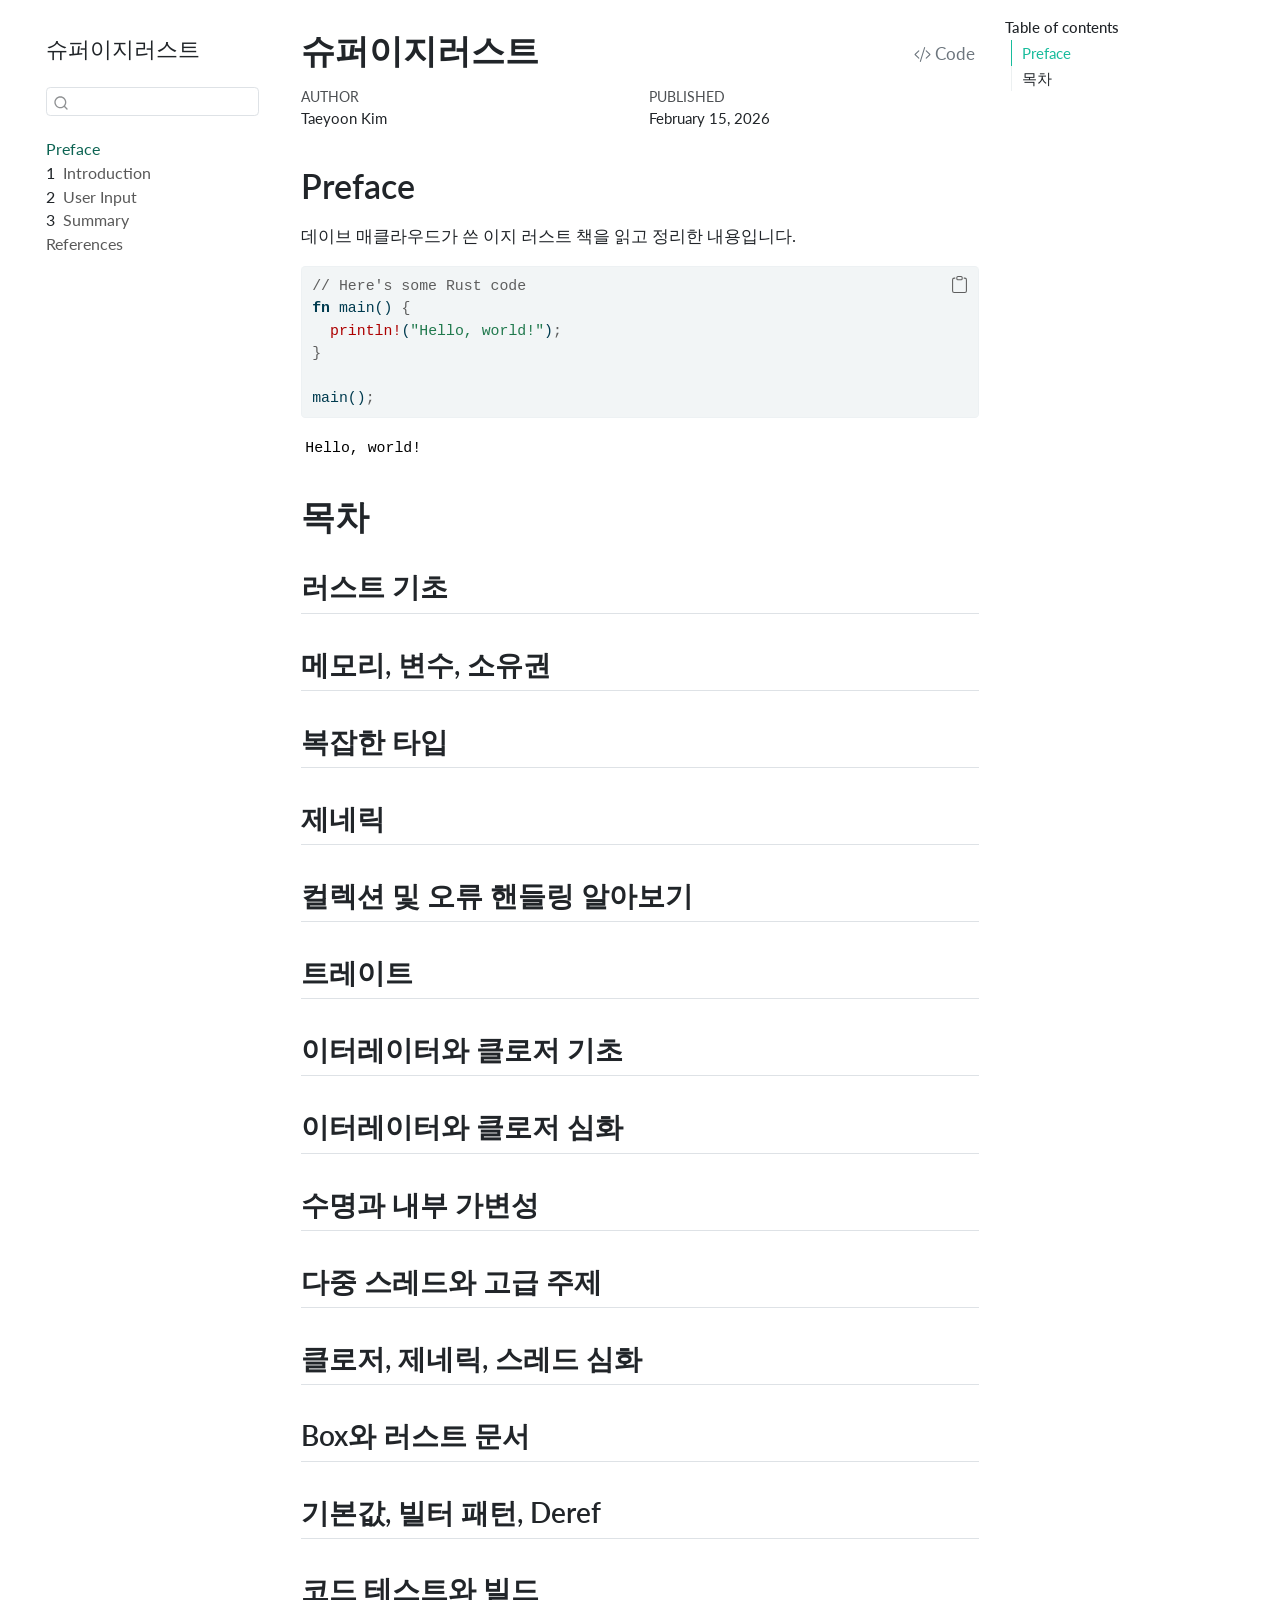
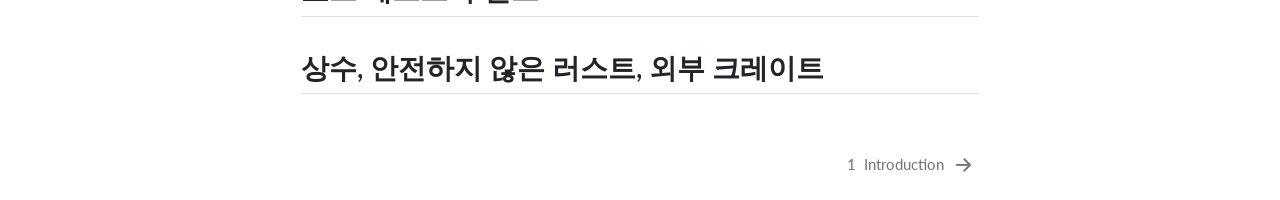
<file: mybook/_book/index.html>
<!DOCTYPE html>
<html xmlns="http://www.w3.org/1999/xhtml" lang="en" xml:lang="en"><head>

<meta charset="utf-8">
<meta name="generator" content="quarto-1.8.27">

<meta name="viewport" content="width=device-width, initial-scale=1.0, user-scalable=yes">

<meta name="author" content="Taeyoon Kim">
<meta name="dcterms.date" content="2026-02-15">

<title>슈퍼이지러스트</title>
<style>
code{white-space: pre-wrap;}
span.smallcaps{font-variant: small-caps;}
div.columns{display: flex; gap: min(4vw, 1.5em);}
div.column{flex: auto; overflow-x: auto;}
div.hanging-indent{margin-left: 1.5em; text-indent: -1.5em;}
ul.task-list{list-style: none;}
ul.task-list li input[type="checkbox"] {
  width: 0.8em;
  margin: 0 0.8em 0.2em -1em; /* quarto-specific, see https://github.com/quarto-dev/quarto-cli/issues/4556 */ 
  vertical-align: middle;
}
/* CSS for syntax highlighting */
html { -webkit-text-size-adjust: 100%; }
pre > code.sourceCode { white-space: pre; position: relative; }
pre > code.sourceCode > span { display: inline-block; line-height: 1.25; }
pre > code.sourceCode > span:empty { height: 1.2em; }
.sourceCode { overflow: visible; }
code.sourceCode > span { color: inherit; text-decoration: inherit; }
div.sourceCode { margin: 1em 0; }
pre.sourceCode { margin: 0; }
@media screen {
div.sourceCode { overflow: auto; }
}
@media print {
pre > code.sourceCode { white-space: pre-wrap; }
pre > code.sourceCode > span { text-indent: -5em; padding-left: 5em; }
}
pre.numberSource code
  { counter-reset: source-line 0; }
pre.numberSource code > span
  { position: relative; left: -4em; counter-increment: source-line; }
pre.numberSource code > span > a:first-child::before
  { content: counter(source-line);
    position: relative; left: -1em; text-align: right; vertical-align: baseline;
    border: none; display: inline-block;
    -webkit-touch-callout: none; -webkit-user-select: none;
    -khtml-user-select: none; -moz-user-select: none;
    -ms-user-select: none; user-select: none;
    padding: 0 4px; width: 4em;
  }
pre.numberSource { margin-left: 3em;  padding-left: 4px; }
div.sourceCode
  {   }
@media screen {
pre > code.sourceCode > span > a:first-child::before { text-decoration: underline; }
}
</style>


<script src="site_libs/quarto-nav/quarto-nav.js"></script>
<script src="site_libs/quarto-nav/headroom.min.js"></script>
<script src="site_libs/clipboard/clipboard.min.js"></script>
<script src="site_libs/quarto-search/autocomplete.umd.js"></script>
<script src="site_libs/quarto-search/fuse.min.js"></script>
<script src="site_libs/quarto-search/quarto-search.js"></script>
<meta name="quarto:offset" content="./">
<link href="./intro.html" rel="next">
<script src="site_libs/quarto-html/quarto.js" type="module"></script>
<script src="site_libs/quarto-html/tabsets/tabsets.js" type="module"></script>
<script src="site_libs/quarto-html/axe/axe-check.js" type="module"></script>
<script src="site_libs/quarto-html/popper.min.js"></script>
<script src="site_libs/quarto-html/tippy.umd.min.js"></script>
<script src="site_libs/quarto-html/anchor.min.js"></script>
<link href="site_libs/quarto-html/tippy.css" rel="stylesheet">
<link href="site_libs/quarto-html/quarto-syntax-highlighting-ed96de9b727972fe78a7b5d16c58bf87.css" rel="stylesheet" id="quarto-text-highlighting-styles">
<script src="site_libs/bootstrap/bootstrap.min.js"></script>
<link href="site_libs/bootstrap/bootstrap-icons.css" rel="stylesheet">
<link href="site_libs/bootstrap/bootstrap-b78ec03c0ed0307e452446918557ffea.min.css" rel="stylesheet" append-hash="true" id="quarto-bootstrap" data-mode="light">
<script id="quarto-search-options" type="application/json">{
  "location": "sidebar",
  "copy-button": false,
  "collapse-after": 3,
  "panel-placement": "start",
  "type": "textbox",
  "limit": 50,
  "keyboard-shortcut": [
    "f",
    "/",
    "s"
  ],
  "show-item-context": false,
  "language": {
    "search-no-results-text": "No results",
    "search-matching-documents-text": "matching documents",
    "search-copy-link-title": "Copy link to search",
    "search-hide-matches-text": "Hide additional matches",
    "search-more-match-text": "more match in this document",
    "search-more-matches-text": "more matches in this document",
    "search-clear-button-title": "Clear",
    "search-text-placeholder": "",
    "search-detached-cancel-button-title": "Cancel",
    "search-submit-button-title": "Submit",
    "search-label": "Search"
  }
}</script>


</head>

<body class="nav-sidebar floating quarto-light">

<div id="quarto-search-results"></div>
  <header id="quarto-header" class="headroom fixed-top">
  <nav class="quarto-secondary-nav">
    <div class="container-fluid d-flex">
      <button type="button" class="quarto-btn-toggle btn" data-bs-toggle="collapse" role="button" data-bs-target=".quarto-sidebar-collapse-item" aria-controls="quarto-sidebar" aria-expanded="false" aria-label="Toggle sidebar navigation" onclick="if (window.quartoToggleHeadroom) { window.quartoToggleHeadroom(); }">
        <i class="bi bi-layout-text-sidebar-reverse"></i>
      </button>
        <nav class="quarto-page-breadcrumbs" aria-label="breadcrumb"><ol class="breadcrumb"><li class="breadcrumb-item"><a href="./index.html">Preface</a></li></ol></nav>
        <a class="flex-grow-1" role="navigation" data-bs-toggle="collapse" data-bs-target=".quarto-sidebar-collapse-item" aria-controls="quarto-sidebar" aria-expanded="false" aria-label="Toggle sidebar navigation" onclick="if (window.quartoToggleHeadroom) { window.quartoToggleHeadroom(); }">      
        </a>
      <button type="button" class="btn quarto-search-button" aria-label="Search" onclick="window.quartoOpenSearch();">
        <i class="bi bi-search"></i>
      </button>
    </div>
  </nav>
</header>
<!-- content -->
<div id="quarto-content" class="quarto-container page-columns page-rows-contents page-layout-article">
<!-- sidebar -->
  <nav id="quarto-sidebar" class="sidebar collapse collapse-horizontal quarto-sidebar-collapse-item sidebar-navigation floating overflow-auto">
    <div class="pt-lg-2 mt-2 text-left sidebar-header">
    <div class="sidebar-title mb-0 py-0">
      <a href="./">슈퍼이지러스트</a> 
    </div>
      </div>
        <div class="mt-2 flex-shrink-0 align-items-center">
        <div class="sidebar-search">
        <div id="quarto-search" class="" title="Search"></div>
        </div>
        </div>
    <div class="sidebar-menu-container"> 
    <ul class="list-unstyled mt-1">
        <li class="sidebar-item">
  <div class="sidebar-item-container"> 
  <a href="./index.html" class="sidebar-item-text sidebar-link active">
 <span class="menu-text">Preface</span></a>
  </div>
</li>
        <li class="sidebar-item">
  <div class="sidebar-item-container"> 
  <a href="./intro.html" class="sidebar-item-text sidebar-link">
 <span class="menu-text"><span class="chapter-number">1</span>&nbsp; <span class="chapter-title">Introduction</span></span></a>
  </div>
</li>
        <li class="sidebar-item">
  <div class="sidebar-item-container"> 
  <a href="./user_input.html" class="sidebar-item-text sidebar-link">
 <span class="menu-text"><span class="chapter-number">2</span>&nbsp; <span class="chapter-title">User Input</span></span></a>
  </div>
</li>
        <li class="sidebar-item">
  <div class="sidebar-item-container"> 
  <a href="./summary.html" class="sidebar-item-text sidebar-link">
 <span class="menu-text"><span class="chapter-number">3</span>&nbsp; <span class="chapter-title">Summary</span></span></a>
  </div>
</li>
        <li class="sidebar-item">
  <div class="sidebar-item-container"> 
  <a href="./references.html" class="sidebar-item-text sidebar-link">
 <span class="menu-text">References</span></a>
  </div>
</li>
    </ul>
    </div>
</nav>
<div id="quarto-sidebar-glass" class="quarto-sidebar-collapse-item" data-bs-toggle="collapse" data-bs-target=".quarto-sidebar-collapse-item"></div>
<!-- margin-sidebar -->
    <div id="quarto-margin-sidebar" class="sidebar margin-sidebar">
        <nav id="TOC" role="doc-toc" class="toc-active">
    <h2 id="toc-title">Table of contents</h2>
   
  <ul>
  <li><a href="#preface" id="toc-preface" class="nav-link active" data-scroll-target="#preface">Preface</a></li>
  <li><a href="#목차" id="toc-목차" class="nav-link" data-scroll-target="#목차">목차</a>
  <ul class="collapse">
  <li><a href="#러스트-기초" id="toc-러스트-기초" class="nav-link" data-scroll-target="#러스트-기초">러스트 기초</a></li>
  <li><a href="#메모리-변수-소유권" id="toc-메모리-변수-소유권" class="nav-link" data-scroll-target="#메모리-변수-소유권">메모리, 변수, 소유권</a></li>
  <li><a href="#복잡한-타입" id="toc-복잡한-타입" class="nav-link" data-scroll-target="#복잡한-타입">복잡한 타입</a></li>
  <li><a href="#제네릭" id="toc-제네릭" class="nav-link" data-scroll-target="#제네릭">제네릭</a></li>
  <li><a href="#컬렉션-및-오류-핸들링-알아보기" id="toc-컬렉션-및-오류-핸들링-알아보기" class="nav-link" data-scroll-target="#컬렉션-및-오류-핸들링-알아보기">컬렉션 및 오류 핸들링 알아보기</a></li>
  <li><a href="#트레이트" id="toc-트레이트" class="nav-link" data-scroll-target="#트레이트">트레이트</a></li>
  <li><a href="#이터레이터와-클로저-기초" id="toc-이터레이터와-클로저-기초" class="nav-link" data-scroll-target="#이터레이터와-클로저-기초">이터레이터와 클로저 기초</a></li>
  <li><a href="#이터레이터와-클로저-심화" id="toc-이터레이터와-클로저-심화" class="nav-link" data-scroll-target="#이터레이터와-클로저-심화">이터레이터와 클로저 심화</a></li>
  <li><a href="#수명과-내부-가변성" id="toc-수명과-내부-가변성" class="nav-link" data-scroll-target="#수명과-내부-가변성">수명과 내부 가변성</a></li>
  <li><a href="#다중-스레드와-고급-주제" id="toc-다중-스레드와-고급-주제" class="nav-link" data-scroll-target="#다중-스레드와-고급-주제">다중 스레드와 고급 주제</a></li>
  <li><a href="#클로저-제네릭-스레드-심화" id="toc-클로저-제네릭-스레드-심화" class="nav-link" data-scroll-target="#클로저-제네릭-스레드-심화">클로저, 제네릭, 스레드 심화</a></li>
  <li><a href="#box와-러스트-문서" id="toc-box와-러스트-문서" class="nav-link" data-scroll-target="#box와-러스트-문서">Box와 러스트 문서</a></li>
  <li><a href="#기본값-빌터-패턴-deref" id="toc-기본값-빌터-패턴-deref" class="nav-link" data-scroll-target="#기본값-빌터-패턴-deref">기본값, 빌터 패턴, Deref</a></li>
  <li><a href="#코드-테스트와-빌드" id="toc-코드-테스트와-빌드" class="nav-link" data-scroll-target="#코드-테스트와-빌드">코드 테스트와 빌드</a></li>
  <li><a href="#상수-안전하지-않은-러스트-외부-크레이트" id="toc-상수-안전하지-않은-러스트-외부-크레이트" class="nav-link" data-scroll-target="#상수-안전하지-않은-러스트-외부-크레이트">상수, 안전하지 않은 러스트, 외부 크레이트</a></li>
  </ul></li>
  </ul>
</nav>
    </div>
<!-- main -->
<main class="content" id="quarto-document-content">

<header id="title-block-header" class="quarto-title-block default">
<div class="quarto-title">
<div class="quarto-title-block"><div><h1 class="title">슈퍼이지러스트</h1><button type="button" class="btn code-tools-button" id="quarto-code-tools-source"><i class="bi"></i> Code</button></div></div>
</div>



<div class="quarto-title-meta">

    <div>
    <div class="quarto-title-meta-heading">Author</div>
    <div class="quarto-title-meta-contents">
             <p>Taeyoon Kim </p>
          </div>
  </div>
    
    <div>
    <div class="quarto-title-meta-heading">Published</div>
    <div class="quarto-title-meta-contents">
      <p class="date">February 15, 2026</p>
    </div>
  </div>
  
    
  </div>
  


</header>


<section id="preface" class="level1 unnumbered">
<h1 class="unnumbered">Preface</h1>
<p>데이브 매클라우드가 쓴 이지 러스트 책을 읽고 정리한 내용입니다.</p>
<div id="062250d3" class="cell" data-execution_count="1">
<div class="code-copy-outer-scaffold"><div class="sourceCode cell-code" id="cb1"><pre class="sourceCode rust code-with-copy"><code class="sourceCode rust"><span id="cb1-1"><a href="#cb1-1" aria-hidden="true" tabindex="-1"></a><span class="co">// Here's some Rust code</span></span>
<span id="cb1-2"><a href="#cb1-2" aria-hidden="true" tabindex="-1"></a><span class="kw">fn</span> main() <span class="op">{</span></span>
<span id="cb1-3"><a href="#cb1-3" aria-hidden="true" tabindex="-1"></a>  <span class="pp">println!</span>(<span class="st">"Hello, world!"</span>)<span class="op">;</span></span>
<span id="cb1-4"><a href="#cb1-4" aria-hidden="true" tabindex="-1"></a><span class="op">}</span></span>
<span id="cb1-5"><a href="#cb1-5" aria-hidden="true" tabindex="-1"></a></span>
<span id="cb1-6"><a href="#cb1-6" aria-hidden="true" tabindex="-1"></a>main()<span class="op">;</span></span></code></pre></div><button title="Copy to Clipboard" class="code-copy-button"><i class="bi"></i></button></div>
<div class="cell-output cell-output-stdout">
<pre><code>Hello, world!</code></pre>
</div>
</div>
</section>
<section id="목차" class="level1">
<h1>목차</h1>
<section id="러스트-기초" class="level2">
<h2 class="anchored" data-anchor-id="러스트-기초">러스트 기초</h2>
</section>
<section id="메모리-변수-소유권" class="level2">
<h2 class="anchored" data-anchor-id="메모리-변수-소유권">메모리, 변수, 소유권</h2>
</section>
<section id="복잡한-타입" class="level2">
<h2 class="anchored" data-anchor-id="복잡한-타입">복잡한 타입</h2>
</section>
<section id="제네릭" class="level2">
<h2 class="anchored" data-anchor-id="제네릭">제네릭</h2>
</section>
<section id="컬렉션-및-오류-핸들링-알아보기" class="level2">
<h2 class="anchored" data-anchor-id="컬렉션-및-오류-핸들링-알아보기">컬렉션 및 오류 핸들링 알아보기</h2>
</section>
<section id="트레이트" class="level2">
<h2 class="anchored" data-anchor-id="트레이트">트레이트</h2>
</section>
<section id="이터레이터와-클로저-기초" class="level2">
<h2 class="anchored" data-anchor-id="이터레이터와-클로저-기초">이터레이터와 클로저 기초</h2>
</section>
<section id="이터레이터와-클로저-심화" class="level2">
<h2 class="anchored" data-anchor-id="이터레이터와-클로저-심화">이터레이터와 클로저 심화</h2>
</section>
<section id="수명과-내부-가변성" class="level2">
<h2 class="anchored" data-anchor-id="수명과-내부-가변성">수명과 내부 가변성</h2>
</section>
<section id="다중-스레드와-고급-주제" class="level2">
<h2 class="anchored" data-anchor-id="다중-스레드와-고급-주제">다중 스레드와 고급 주제</h2>
</section>
<section id="클로저-제네릭-스레드-심화" class="level2">
<h2 class="anchored" data-anchor-id="클로저-제네릭-스레드-심화">클로저, 제네릭, 스레드 심화</h2>
</section>
<section id="box와-러스트-문서" class="level2">
<h2 class="anchored" data-anchor-id="box와-러스트-문서">Box와 러스트 문서</h2>
</section>
<section id="기본값-빌터-패턴-deref" class="level2">
<h2 class="anchored" data-anchor-id="기본값-빌터-패턴-deref">기본값, 빌터 패턴, Deref</h2>
</section>
<section id="코드-테스트와-빌드" class="level2">
<h2 class="anchored" data-anchor-id="코드-테스트와-빌드">코드 테스트와 빌드</h2>
</section>
<section id="상수-안전하지-않은-러스트-외부-크레이트" class="level2">
<h2 class="anchored" data-anchor-id="상수-안전하지-않은-러스트-외부-크레이트">상수, 안전하지 않은 러스트, 외부 크레이트</h2>


<!-- -->

</section>
</section>

</main> <!-- /main -->
<script id="quarto-html-after-body" type="application/javascript">
  window.document.addEventListener("DOMContentLoaded", function (event) {
    const icon = "";
    const anchorJS = new window.AnchorJS();
    anchorJS.options = {
      placement: 'right',
      icon: icon
    };
    anchorJS.add('.anchored');
    const isCodeAnnotation = (el) => {
      for (const clz of el.classList) {
        if (clz.startsWith('code-annotation-')) {                     
          return true;
        }
      }
      return false;
    }
    const onCopySuccess = function(e) {
      // button target
      const button = e.trigger;
      // don't keep focus
      button.blur();
      // flash "checked"
      button.classList.add('code-copy-button-checked');
      var currentTitle = button.getAttribute("title");
      button.setAttribute("title", "Copied!");
      let tooltip;
      if (window.bootstrap) {
        button.setAttribute("data-bs-toggle", "tooltip");
        button.setAttribute("data-bs-placement", "left");
        button.setAttribute("data-bs-title", "Copied!");
        tooltip = new bootstrap.Tooltip(button, 
          { trigger: "manual", 
            customClass: "code-copy-button-tooltip",
            offset: [0, -8]});
        tooltip.show();    
      }
      setTimeout(function() {
        if (tooltip) {
          tooltip.hide();
          button.removeAttribute("data-bs-title");
          button.removeAttribute("data-bs-toggle");
          button.removeAttribute("data-bs-placement");
        }
        button.setAttribute("title", currentTitle);
        button.classList.remove('code-copy-button-checked');
      }, 1000);
      // clear code selection
      e.clearSelection();
    }
    const getTextToCopy = function(trigger) {
      const outerScaffold = trigger.parentElement.cloneNode(true);
      const codeEl = outerScaffold.querySelector('code');
      for (const childEl of codeEl.children) {
        if (isCodeAnnotation(childEl)) {
          childEl.remove();
        }
      }
      return codeEl.innerText;
    }
    const clipboard = new window.ClipboardJS('.code-copy-button:not([data-in-quarto-modal])', {
      text: getTextToCopy
    });
    clipboard.on('success', onCopySuccess);
    if (window.document.getElementById('quarto-embedded-source-code-modal')) {
      const clipboardModal = new window.ClipboardJS('.code-copy-button[data-in-quarto-modal]', {
        text: getTextToCopy,
        container: window.document.getElementById('quarto-embedded-source-code-modal')
      });
      clipboardModal.on('success', onCopySuccess);
    }
    const viewSource = window.document.getElementById('quarto-view-source') ||
                       window.document.getElementById('quarto-code-tools-source');
    if (viewSource) {
      const sourceUrl = viewSource.getAttribute("data-quarto-source-url");
      viewSource.addEventListener("click", function(e) {
        if (sourceUrl) {
          // rstudio viewer pane
          if (/\bcapabilities=\b/.test(window.location)) {
            window.open(sourceUrl);
          } else {
            window.location.href = sourceUrl;
          }
        } else {
          const modal = new bootstrap.Modal(document.getElementById('quarto-embedded-source-code-modal'));
          modal.show();
        }
        return false;
      });
    }
    function toggleCodeHandler(show) {
      return function(e) {
        const detailsSrc = window.document.querySelectorAll(".cell > details > .sourceCode");
        for (let i=0; i<detailsSrc.length; i++) {
          const details = detailsSrc[i].parentElement;
          if (show) {
            details.open = true;
          } else {
            details.removeAttribute("open");
          }
        }
        const cellCodeDivs = window.document.querySelectorAll(".cell > .sourceCode");
        const fromCls = show ? "hidden" : "unhidden";
        const toCls = show ? "unhidden" : "hidden";
        for (let i=0; i<cellCodeDivs.length; i++) {
          const codeDiv = cellCodeDivs[i];
          if (codeDiv.classList.contains(fromCls)) {
            codeDiv.classList.remove(fromCls);
            codeDiv.classList.add(toCls);
          } 
        }
        return false;
      }
    }
    const hideAllCode = window.document.getElementById("quarto-hide-all-code");
    if (hideAllCode) {
      hideAllCode.addEventListener("click", toggleCodeHandler(false));
    }
    const showAllCode = window.document.getElementById("quarto-show-all-code");
    if (showAllCode) {
      showAllCode.addEventListener("click", toggleCodeHandler(true));
    }
      var localhostRegex = new RegExp(/^(?:http|https):\/\/localhost\:?[0-9]*\//);
      var mailtoRegex = new RegExp(/^mailto:/);
        var filterRegex = new RegExp('/' + window.location.host + '/');
      var isInternal = (href) => {
          return filterRegex.test(href) || localhostRegex.test(href) || mailtoRegex.test(href);
      }
      // Inspect non-navigation links and adorn them if external
     var links = window.document.querySelectorAll('a[href]:not(.nav-link):not(.navbar-brand):not(.toc-action):not(.sidebar-link):not(.sidebar-item-toggle):not(.pagination-link):not(.no-external):not([aria-hidden]):not(.dropdown-item):not(.quarto-navigation-tool):not(.about-link)');
      for (var i=0; i<links.length; i++) {
        const link = links[i];
        if (!isInternal(link.href)) {
          // undo the damage that might have been done by quarto-nav.js in the case of
          // links that we want to consider external
          if (link.dataset.originalHref !== undefined) {
            link.href = link.dataset.originalHref;
          }
        }
      }
    function tippyHover(el, contentFn, onTriggerFn, onUntriggerFn) {
      const config = {
        allowHTML: true,
        maxWidth: 500,
        delay: 100,
        arrow: false,
        appendTo: function(el) {
            return el.parentElement;
        },
        interactive: true,
        interactiveBorder: 10,
        theme: 'quarto',
        placement: 'bottom-start',
      };
      if (contentFn) {
        config.content = contentFn;
      }
      if (onTriggerFn) {
        config.onTrigger = onTriggerFn;
      }
      if (onUntriggerFn) {
        config.onUntrigger = onUntriggerFn;
      }
      window.tippy(el, config); 
    }
    const noterefs = window.document.querySelectorAll('a[role="doc-noteref"]');
    for (var i=0; i<noterefs.length; i++) {
      const ref = noterefs[i];
      tippyHover(ref, function() {
        // use id or data attribute instead here
        let href = ref.getAttribute('data-footnote-href') || ref.getAttribute('href');
        try { href = new URL(href).hash; } catch {}
        const id = href.replace(/^#\/?/, "");
        const note = window.document.getElementById(id);
        if (note) {
          return note.innerHTML;
        } else {
          return "";
        }
      });
    }
    const xrefs = window.document.querySelectorAll('a.quarto-xref');
    const processXRef = (id, note) => {
      // Strip column container classes
      const stripColumnClz = (el) => {
        el.classList.remove("page-full", "page-columns");
        if (el.children) {
          for (const child of el.children) {
            stripColumnClz(child);
          }
        }
      }
      stripColumnClz(note)
      if (id === null || id.startsWith('sec-')) {
        // Special case sections, only their first couple elements
        const container = document.createElement("div");
        if (note.children && note.children.length > 2) {
          container.appendChild(note.children[0].cloneNode(true));
          for (let i = 1; i < note.children.length; i++) {
            const child = note.children[i];
            if (child.tagName === "P" && child.innerText === "") {
              continue;
            } else {
              container.appendChild(child.cloneNode(true));
              break;
            }
          }
          if (window.Quarto?.typesetMath) {
            window.Quarto.typesetMath(container);
          }
          return container.innerHTML
        } else {
          if (window.Quarto?.typesetMath) {
            window.Quarto.typesetMath(note);
          }
          return note.innerHTML;
        }
      } else {
        // Remove any anchor links if they are present
        const anchorLink = note.querySelector('a.anchorjs-link');
        if (anchorLink) {
          anchorLink.remove();
        }
        if (window.Quarto?.typesetMath) {
          window.Quarto.typesetMath(note);
        }
        if (note.classList.contains("callout")) {
          return note.outerHTML;
        } else {
          return note.innerHTML;
        }
      }
    }
    for (var i=0; i<xrefs.length; i++) {
      const xref = xrefs[i];
      tippyHover(xref, undefined, function(instance) {
        instance.disable();
        let url = xref.getAttribute('href');
        let hash = undefined; 
        if (url.startsWith('#')) {
          hash = url;
        } else {
          try { hash = new URL(url).hash; } catch {}
        }
        if (hash) {
          const id = hash.replace(/^#\/?/, "");
          const note = window.document.getElementById(id);
          if (note !== null) {
            try {
              const html = processXRef(id, note.cloneNode(true));
              instance.setContent(html);
            } finally {
              instance.enable();
              instance.show();
            }
          } else {
            // See if we can fetch this
            fetch(url.split('#')[0])
            .then(res => res.text())
            .then(html => {
              const parser = new DOMParser();
              const htmlDoc = parser.parseFromString(html, "text/html");
              const note = htmlDoc.getElementById(id);
              if (note !== null) {
                const html = processXRef(id, note);
                instance.setContent(html);
              } 
            }).finally(() => {
              instance.enable();
              instance.show();
            });
          }
        } else {
          // See if we can fetch a full url (with no hash to target)
          // This is a special case and we should probably do some content thinning / targeting
          fetch(url)
          .then(res => res.text())
          .then(html => {
            const parser = new DOMParser();
            const htmlDoc = parser.parseFromString(html, "text/html");
            const note = htmlDoc.querySelector('main.content');
            if (note !== null) {
              // This should only happen for chapter cross references
              // (since there is no id in the URL)
              // remove the first header
              if (note.children.length > 0 && note.children[0].tagName === "HEADER") {
                note.children[0].remove();
              }
              const html = processXRef(null, note);
              instance.setContent(html);
            } 
          }).finally(() => {
            instance.enable();
            instance.show();
          });
        }
      }, function(instance) {
      });
    }
        let selectedAnnoteEl;
        const selectorForAnnotation = ( cell, annotation) => {
          let cellAttr = 'data-code-cell="' + cell + '"';
          let lineAttr = 'data-code-annotation="' +  annotation + '"';
          const selector = 'span[' + cellAttr + '][' + lineAttr + ']';
          return selector;
        }
        const selectCodeLines = (annoteEl) => {
          const doc = window.document;
          const targetCell = annoteEl.getAttribute("data-target-cell");
          const targetAnnotation = annoteEl.getAttribute("data-target-annotation");
          const annoteSpan = window.document.querySelector(selectorForAnnotation(targetCell, targetAnnotation));
          const lines = annoteSpan.getAttribute("data-code-lines").split(",");
          const lineIds = lines.map((line) => {
            return targetCell + "-" + line;
          })
          let top = null;
          let height = null;
          let parent = null;
          if (lineIds.length > 0) {
              //compute the position of the single el (top and bottom and make a div)
              const el = window.document.getElementById(lineIds[0]);
              top = el.offsetTop;
              height = el.offsetHeight;
              parent = el.parentElement.parentElement;
            if (lineIds.length > 1) {
              const lastEl = window.document.getElementById(lineIds[lineIds.length - 1]);
              const bottom = lastEl.offsetTop + lastEl.offsetHeight;
              height = bottom - top;
            }
            if (top !== null && height !== null && parent !== null) {
              // cook up a div (if necessary) and position it 
              let div = window.document.getElementById("code-annotation-line-highlight");
              if (div === null) {
                div = window.document.createElement("div");
                div.setAttribute("id", "code-annotation-line-highlight");
                div.style.position = 'absolute';
                parent.appendChild(div);
              }
              div.style.top = top - 2 + "px";
              div.style.height = height + 4 + "px";
              div.style.left = 0;
              let gutterDiv = window.document.getElementById("code-annotation-line-highlight-gutter");
              if (gutterDiv === null) {
                gutterDiv = window.document.createElement("div");
                gutterDiv.setAttribute("id", "code-annotation-line-highlight-gutter");
                gutterDiv.style.position = 'absolute';
                const codeCell = window.document.getElementById(targetCell);
                const gutter = codeCell.querySelector('.code-annotation-gutter');
                gutter.appendChild(gutterDiv);
              }
              gutterDiv.style.top = top - 2 + "px";
              gutterDiv.style.height = height + 4 + "px";
            }
            selectedAnnoteEl = annoteEl;
          }
        };
        const unselectCodeLines = () => {
          const elementsIds = ["code-annotation-line-highlight", "code-annotation-line-highlight-gutter"];
          elementsIds.forEach((elId) => {
            const div = window.document.getElementById(elId);
            if (div) {
              div.remove();
            }
          });
          selectedAnnoteEl = undefined;
        };
          // Handle positioning of the toggle
      window.addEventListener(
        "resize",
        throttle(() => {
          elRect = undefined;
          if (selectedAnnoteEl) {
            selectCodeLines(selectedAnnoteEl);
          }
        }, 10)
      );
      function throttle(fn, ms) {
      let throttle = false;
      let timer;
        return (...args) => {
          if(!throttle) { // first call gets through
              fn.apply(this, args);
              throttle = true;
          } else { // all the others get throttled
              if(timer) clearTimeout(timer); // cancel #2
              timer = setTimeout(() => {
                fn.apply(this, args);
                timer = throttle = false;
              }, ms);
          }
        };
      }
        // Attach click handler to the DT
        const annoteDls = window.document.querySelectorAll('dt[data-target-cell]');
        for (const annoteDlNode of annoteDls) {
          annoteDlNode.addEventListener('click', (event) => {
            const clickedEl = event.target;
            if (clickedEl !== selectedAnnoteEl) {
              unselectCodeLines();
              const activeEl = window.document.querySelector('dt[data-target-cell].code-annotation-active');
              if (activeEl) {
                activeEl.classList.remove('code-annotation-active');
              }
              selectCodeLines(clickedEl);
              clickedEl.classList.add('code-annotation-active');
            } else {
              // Unselect the line
              unselectCodeLines();
              clickedEl.classList.remove('code-annotation-active');
            }
          });
        }
    const findCites = (el) => {
      const parentEl = el.parentElement;
      if (parentEl) {
        const cites = parentEl.dataset.cites;
        if (cites) {
          return {
            el,
            cites: cites.split(' ')
          };
        } else {
          return findCites(el.parentElement)
        }
      } else {
        return undefined;
      }
    };
    var bibliorefs = window.document.querySelectorAll('a[role="doc-biblioref"]');
    for (var i=0; i<bibliorefs.length; i++) {
      const ref = bibliorefs[i];
      const citeInfo = findCites(ref);
      if (citeInfo) {
        tippyHover(citeInfo.el, function() {
          var popup = window.document.createElement('div');
          citeInfo.cites.forEach(function(cite) {
            var citeDiv = window.document.createElement('div');
            citeDiv.classList.add('hanging-indent');
            citeDiv.classList.add('csl-entry');
            var biblioDiv = window.document.getElementById('ref-' + cite);
            if (biblioDiv) {
              citeDiv.innerHTML = biblioDiv.innerHTML;
            }
            popup.appendChild(citeDiv);
          });
          return popup.innerHTML;
        });
      }
    }
  });
  </script>
<nav class="page-navigation">
  <div class="nav-page nav-page-previous">
  </div>
  <div class="nav-page nav-page-next">
      <a href="./intro.html" class="pagination-link" aria-label="Introduction">
        <span class="nav-page-text"><span class="chapter-number">1</span>&nbsp; <span class="chapter-title">Introduction</span></span> <i class="bi bi-arrow-right-short"></i>
      </a>
  </div>
</nav><div class="modal fade" id="quarto-embedded-source-code-modal" tabindex="-1" aria-labelledby="quarto-embedded-source-code-modal-label" aria-hidden="true"><div class="modal-dialog modal-dialog-scrollable"><div class="modal-content"><div class="modal-header"><h5 class="modal-title" id="quarto-embedded-source-code-modal-label">Source Code</h5><button class="btn-close" data-bs-dismiss="modal"></button></div><div class="modal-body"><div class="">
<div class="code-copy-outer-scaffold"><div class="sourceCode" id="cb3" data-shortcodes="false"><pre class="sourceCode markdown code-with-copy"><code class="sourceCode markdown"><span id="cb3-1"><a href="#cb3-1" aria-hidden="true" tabindex="-1"></a><span class="co">---</span></span>
<span id="cb3-2"><a href="#cb3-2" aria-hidden="true" tabindex="-1"></a><span class="an">format:</span><span class="co"> </span></span>
<span id="cb3-3"><a href="#cb3-3" aria-hidden="true" tabindex="-1"></a><span class="co">  html:</span></span>
<span id="cb3-4"><a href="#cb3-4" aria-hidden="true" tabindex="-1"></a><span class="co">    code-copy: true</span></span>
<span id="cb3-5"><a href="#cb3-5" aria-hidden="true" tabindex="-1"></a><span class="co">    code-tools:</span></span>
<span id="cb3-6"><a href="#cb3-6" aria-hidden="true" tabindex="-1"></a><span class="co">      source: true</span></span>
<span id="cb3-7"><a href="#cb3-7" aria-hidden="true" tabindex="-1"></a><span class="co">---</span></span>
<span id="cb3-8"><a href="#cb3-8" aria-hidden="true" tabindex="-1"></a></span>
<span id="cb3-9"><a href="#cb3-9" aria-hidden="true" tabindex="-1"></a><span class="fu"># Preface {.unnumbered}</span></span>
<span id="cb3-10"><a href="#cb3-10" aria-hidden="true" tabindex="-1"></a></span>
<span id="cb3-11"><a href="#cb3-11" aria-hidden="true" tabindex="-1"></a>데이브 매클라우드가 쓴 이지 러스트 책을 읽고 정리한 내용입니다.</span>
<span id="cb3-12"><a href="#cb3-12" aria-hidden="true" tabindex="-1"></a></span>
<span id="cb3-15"><a href="#cb3-15" aria-hidden="true" tabindex="-1"></a><span class="in">```{rust}</span></span>
<span id="cb3-16"><a href="#cb3-16" aria-hidden="true" tabindex="-1"></a><span class="sc">/</span><span class="er">/</span> Here<span class="st">'s some Rust code</span></span>
<span id="cb3-17"><a href="#cb3-17" aria-hidden="true" tabindex="-1"></a><span class="st">fn main() {</span></span>
<span id="cb3-18"><a href="#cb3-18" aria-hidden="true" tabindex="-1"></a><span class="st">  println!("Hello, world!");</span></span>
<span id="cb3-19"><a href="#cb3-19" aria-hidden="true" tabindex="-1"></a><span class="st">}</span></span>
<span id="cb3-20"><a href="#cb3-20" aria-hidden="true" tabindex="-1"></a></span>
<span id="cb3-21"><a href="#cb3-21" aria-hidden="true" tabindex="-1"></a><span class="st">main();</span></span>
<span id="cb3-22"><a href="#cb3-22" aria-hidden="true" tabindex="-1"></a><span class="st">```</span></span>
<span id="cb3-23"><a href="#cb3-23" aria-hidden="true" tabindex="-1"></a></span>
<span id="cb3-24"><a href="#cb3-24" aria-hidden="true" tabindex="-1"></a><span class="st"># 목차</span></span>
<span id="cb3-25"><a href="#cb3-25" aria-hidden="true" tabindex="-1"></a></span>
<span id="cb3-26"><a href="#cb3-26" aria-hidden="true" tabindex="-1"></a><span class="st">## 러스트 기초</span></span>
<span id="cb3-27"><a href="#cb3-27" aria-hidden="true" tabindex="-1"></a></span>
<span id="cb3-28"><a href="#cb3-28" aria-hidden="true" tabindex="-1"></a><span class="st">## 메모리, 변수, 소유권</span></span>
<span id="cb3-29"><a href="#cb3-29" aria-hidden="true" tabindex="-1"></a></span>
<span id="cb3-30"><a href="#cb3-30" aria-hidden="true" tabindex="-1"></a><span class="st">## 복잡한 타입</span></span>
<span id="cb3-31"><a href="#cb3-31" aria-hidden="true" tabindex="-1"></a></span>
<span id="cb3-32"><a href="#cb3-32" aria-hidden="true" tabindex="-1"></a><span class="st">## 제네릭</span></span>
<span id="cb3-33"><a href="#cb3-33" aria-hidden="true" tabindex="-1"></a></span>
<span id="cb3-34"><a href="#cb3-34" aria-hidden="true" tabindex="-1"></a><span class="st">## 컬렉션 및 오류 핸들링 알아보기</span></span>
<span id="cb3-35"><a href="#cb3-35" aria-hidden="true" tabindex="-1"></a></span>
<span id="cb3-36"><a href="#cb3-36" aria-hidden="true" tabindex="-1"></a><span class="st">## 트레이트</span></span>
<span id="cb3-37"><a href="#cb3-37" aria-hidden="true" tabindex="-1"></a></span>
<span id="cb3-38"><a href="#cb3-38" aria-hidden="true" tabindex="-1"></a><span class="st">## 이터레이터와 클로저 기초</span></span>
<span id="cb3-39"><a href="#cb3-39" aria-hidden="true" tabindex="-1"></a></span>
<span id="cb3-40"><a href="#cb3-40" aria-hidden="true" tabindex="-1"></a><span class="st">## 이터레이터와 클로저 심화</span></span>
<span id="cb3-41"><a href="#cb3-41" aria-hidden="true" tabindex="-1"></a></span>
<span id="cb3-42"><a href="#cb3-42" aria-hidden="true" tabindex="-1"></a><span class="st">## 수명과 내부 가변성</span></span>
<span id="cb3-43"><a href="#cb3-43" aria-hidden="true" tabindex="-1"></a></span>
<span id="cb3-44"><a href="#cb3-44" aria-hidden="true" tabindex="-1"></a><span class="st">## 다중 스레드와 고급 주제</span></span>
<span id="cb3-45"><a href="#cb3-45" aria-hidden="true" tabindex="-1"></a></span>
<span id="cb3-46"><a href="#cb3-46" aria-hidden="true" tabindex="-1"></a><span class="st">## 클로저, 제네릭, 스레드 심화</span></span>
<span id="cb3-47"><a href="#cb3-47" aria-hidden="true" tabindex="-1"></a></span>
<span id="cb3-48"><a href="#cb3-48" aria-hidden="true" tabindex="-1"></a><span class="st">## Box와 러스트 문서</span></span>
<span id="cb3-49"><a href="#cb3-49" aria-hidden="true" tabindex="-1"></a></span>
<span id="cb3-50"><a href="#cb3-50" aria-hidden="true" tabindex="-1"></a><span class="st">## 기본값, 빌터 패턴, Deref</span></span>
<span id="cb3-51"><a href="#cb3-51" aria-hidden="true" tabindex="-1"></a></span>
<span id="cb3-52"><a href="#cb3-52" aria-hidden="true" tabindex="-1"></a><span class="st">## 코드 테스트와 빌드</span></span>
<span id="cb3-53"><a href="#cb3-53" aria-hidden="true" tabindex="-1"></a></span>
<span id="cb3-54"><a href="#cb3-54" aria-hidden="true" tabindex="-1"></a><span class="st">## 상수, 안전하지 않은 러스트, 외부 크레이트</span></span>
</code></pre></div><button title="Copy to Clipboard" class="code-copy-button" data-in-quarto-modal=""><i class="bi"></i></button></div>
</div></div></div></div></div>
</div> <!-- /content -->




</body></html>
</file>
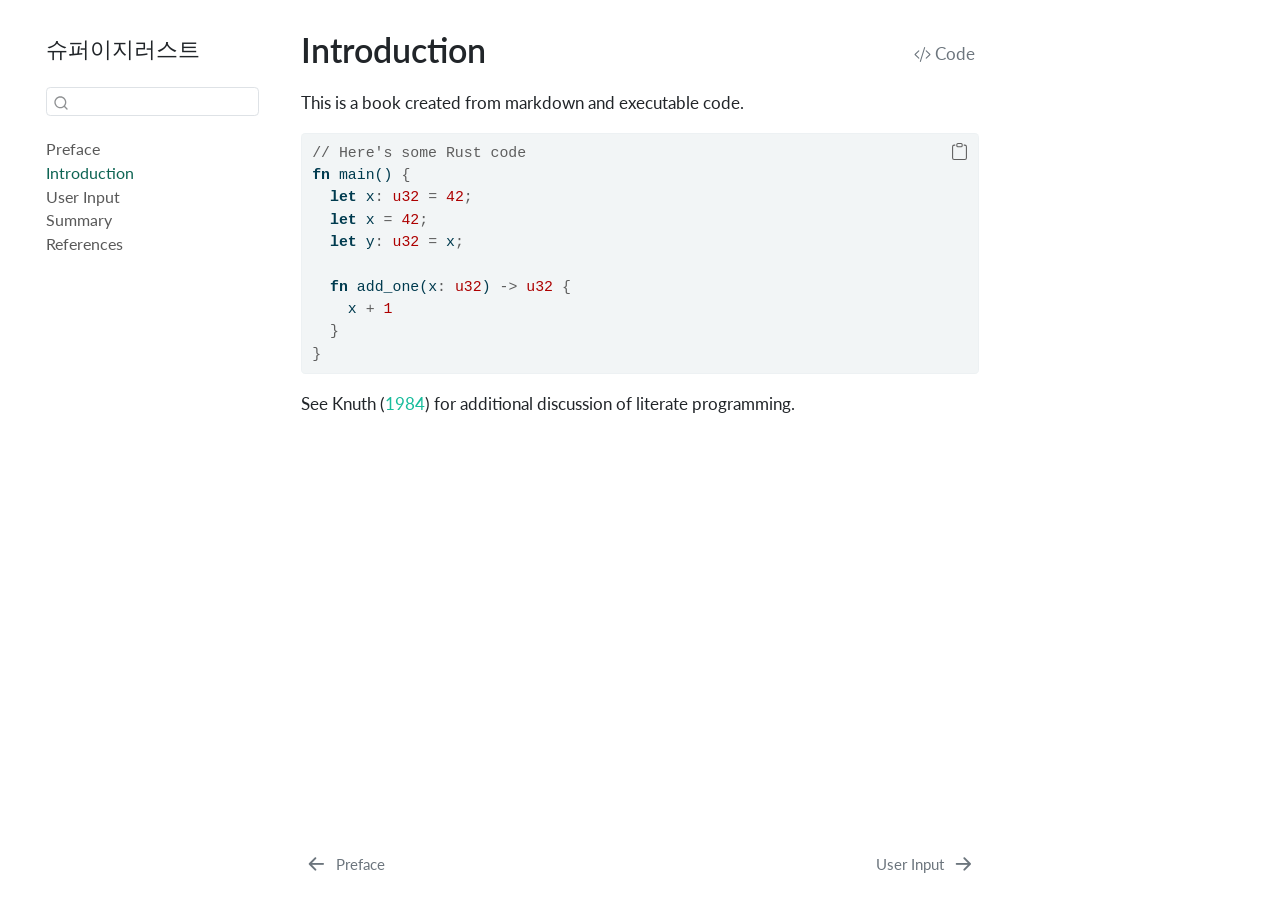
<file: mybook/_book/intro.html>
<!DOCTYPE html>
<html xmlns="http://www.w3.org/1999/xhtml" lang="en" xml:lang="en"><head>

<meta charset="utf-8">
<meta name="generator" content="quarto-1.8.27">

<meta name="viewport" content="width=device-width, initial-scale=1.0, user-scalable=yes">


<title>Introduction – 슈퍼이지러스트</title>
<style>
code{white-space: pre-wrap;}
span.smallcaps{font-variant: small-caps;}
div.columns{display: flex; gap: min(4vw, 1.5em);}
div.column{flex: auto; overflow-x: auto;}
div.hanging-indent{margin-left: 1.5em; text-indent: -1.5em;}
ul.task-list{list-style: none;}
ul.task-list li input[type="checkbox"] {
  width: 0.8em;
  margin: 0 0.8em 0.2em -1em; /* quarto-specific, see https://github.com/quarto-dev/quarto-cli/issues/4556 */ 
  vertical-align: middle;
}
/* CSS for syntax highlighting */
html { -webkit-text-size-adjust: 100%; }
pre > code.sourceCode { white-space: pre; position: relative; }
pre > code.sourceCode > span { display: inline-block; line-height: 1.25; }
pre > code.sourceCode > span:empty { height: 1.2em; }
.sourceCode { overflow: visible; }
code.sourceCode > span { color: inherit; text-decoration: inherit; }
div.sourceCode { margin: 1em 0; }
pre.sourceCode { margin: 0; }
@media screen {
div.sourceCode { overflow: auto; }
}
@media print {
pre > code.sourceCode { white-space: pre-wrap; }
pre > code.sourceCode > span { text-indent: -5em; padding-left: 5em; }
}
pre.numberSource code
  { counter-reset: source-line 0; }
pre.numberSource code > span
  { position: relative; left: -4em; counter-increment: source-line; }
pre.numberSource code > span > a:first-child::before
  { content: counter(source-line);
    position: relative; left: -1em; text-align: right; vertical-align: baseline;
    border: none; display: inline-block;
    -webkit-touch-callout: none; -webkit-user-select: none;
    -khtml-user-select: none; -moz-user-select: none;
    -ms-user-select: none; user-select: none;
    padding: 0 4px; width: 4em;
  }
pre.numberSource { margin-left: 3em;  padding-left: 4px; }
div.sourceCode
  {   }
@media screen {
pre > code.sourceCode > span > a:first-child::before { text-decoration: underline; }
}
/* CSS for citations */
div.csl-bib-body { }
div.csl-entry {
  clear: both;
  margin-bottom: 0em;
}
.hanging-indent div.csl-entry {
  margin-left:2em;
  text-indent:-2em;
}
div.csl-left-margin {
  min-width:2em;
  float:left;
}
div.csl-right-inline {
  margin-left:2em;
  padding-left:1em;
}
div.csl-indent {
  margin-left: 2em;
}</style>


<script src="site_libs/quarto-nav/quarto-nav.js"></script>
<script src="site_libs/quarto-nav/headroom.min.js"></script>
<script src="site_libs/clipboard/clipboard.min.js"></script>
<script src="site_libs/quarto-search/autocomplete.umd.js"></script>
<script src="site_libs/quarto-search/fuse.min.js"></script>
<script src="site_libs/quarto-search/quarto-search.js"></script>
<meta name="quarto:offset" content="./">
<link href="./user_input.html" rel="next">
<link href="./index.html" rel="prev">
<link href="./cover.png" rel="icon" type="image/png">
<script src="site_libs/quarto-html/quarto.js" type="module"></script>
<script src="site_libs/quarto-html/tabsets/tabsets.js" type="module"></script>
<script src="site_libs/quarto-html/axe/axe-check.js" type="module"></script>
<script src="site_libs/quarto-html/popper.min.js"></script>
<script src="site_libs/quarto-html/tippy.umd.min.js"></script>
<script src="site_libs/quarto-html/anchor.min.js"></script>
<link href="site_libs/quarto-html/tippy.css" rel="stylesheet">
<link href="site_libs/quarto-html/quarto-syntax-highlighting-ed96de9b727972fe78a7b5d16c58bf87.css" rel="stylesheet" id="quarto-text-highlighting-styles">
<script src="site_libs/bootstrap/bootstrap.min.js"></script>
<link href="site_libs/bootstrap/bootstrap-icons.css" rel="stylesheet">
<link href="site_libs/bootstrap/bootstrap-b78ec03c0ed0307e452446918557ffea.min.css" rel="stylesheet" append-hash="true" id="quarto-bootstrap" data-mode="light">
<script id="quarto-search-options" type="application/json">{
  "location": "sidebar",
  "copy-button": false,
  "collapse-after": 3,
  "panel-placement": "start",
  "type": "textbox",
  "limit": 50,
  "keyboard-shortcut": [
    "f",
    "/",
    "s"
  ],
  "show-item-context": false,
  "language": {
    "search-no-results-text": "No results",
    "search-matching-documents-text": "matching documents",
    "search-copy-link-title": "Copy link to search",
    "search-hide-matches-text": "Hide additional matches",
    "search-more-match-text": "more match in this document",
    "search-more-matches-text": "more matches in this document",
    "search-clear-button-title": "Clear",
    "search-text-placeholder": "",
    "search-detached-cancel-button-title": "Cancel",
    "search-submit-button-title": "Submit",
    "search-label": "Search"
  }
}</script>


</head>

<body class="nav-sidebar floating quarto-light">

<div id="quarto-search-results"></div>
  <header id="quarto-header" class="headroom fixed-top">
  <nav class="quarto-secondary-nav">
    <div class="container-fluid d-flex">
      <button type="button" class="quarto-btn-toggle btn" data-bs-toggle="collapse" role="button" data-bs-target=".quarto-sidebar-collapse-item" aria-controls="quarto-sidebar" aria-expanded="false" aria-label="Toggle sidebar navigation" onclick="if (window.quartoToggleHeadroom) { window.quartoToggleHeadroom(); }">
        <i class="bi bi-layout-text-sidebar-reverse"></i>
      </button>
        <nav class="quarto-page-breadcrumbs" aria-label="breadcrumb"><ol class="breadcrumb"><li class="breadcrumb-item"><a href="./intro.html"><span class="chapter-title">Introduction</span></a></li></ol></nav>
        <a class="flex-grow-1" role="navigation" data-bs-toggle="collapse" data-bs-target=".quarto-sidebar-collapse-item" aria-controls="quarto-sidebar" aria-expanded="false" aria-label="Toggle sidebar navigation" onclick="if (window.quartoToggleHeadroom) { window.quartoToggleHeadroom(); }">      
        </a>
      <button type="button" class="btn quarto-search-button" aria-label="Search" onclick="window.quartoOpenSearch();">
        <i class="bi bi-search"></i>
      </button>
    </div>
  </nav>
</header>
<!-- content -->
<div id="quarto-content" class="quarto-container page-columns page-rows-contents page-layout-article">
<!-- sidebar -->
  <nav id="quarto-sidebar" class="sidebar collapse collapse-horizontal quarto-sidebar-collapse-item sidebar-navigation floating overflow-auto">
    <div class="pt-lg-2 mt-2 text-left sidebar-header">
    <div class="sidebar-title mb-0 py-0">
      <a href="./">슈퍼이지러스트</a> 
    </div>
      </div>
        <div class="mt-2 flex-shrink-0 align-items-center">
        <div class="sidebar-search">
        <div id="quarto-search" class="" title="Search"></div>
        </div>
        </div>
    <div class="sidebar-menu-container"> 
    <ul class="list-unstyled mt-1">
        <li class="sidebar-item">
  <div class="sidebar-item-container"> 
  <a href="./index.html" class="sidebar-item-text sidebar-link">
 <span class="menu-text">Preface</span></a>
  </div>
</li>
        <li class="sidebar-item">
  <div class="sidebar-item-container"> 
  <a href="./intro.html" class="sidebar-item-text sidebar-link active"><span class="chapter-title">Introduction</span></a>
  </div>
</li>
        <li class="sidebar-item">
  <div class="sidebar-item-container"> 
  <a href="./user_input.html" class="sidebar-item-text sidebar-link"><span class="chapter-title">User Input</span></a>
  </div>
</li>
        <li class="sidebar-item">
  <div class="sidebar-item-container"> 
  <a href="./summary.html" class="sidebar-item-text sidebar-link"><span class="chapter-title">Summary</span></a>
  </div>
</li>
        <li class="sidebar-item">
  <div class="sidebar-item-container"> 
  <a href="./references.html" class="sidebar-item-text sidebar-link">
 <span class="menu-text">References</span></a>
  </div>
</li>
    </ul>
    </div>
</nav>
<div id="quarto-sidebar-glass" class="quarto-sidebar-collapse-item" data-bs-toggle="collapse" data-bs-target=".quarto-sidebar-collapse-item"></div>
<!-- margin-sidebar -->
    <div id="quarto-margin-sidebar" class="sidebar margin-sidebar zindex-bottom">
        
    </div>
<!-- main -->
<main class="content" id="quarto-document-content">

<header id="title-block-header" class="quarto-title-block default">
<div class="quarto-title">
<div class="quarto-title-block"><div><h1 class="title"><span class="chapter-title">Introduction</span></h1><button type="button" class="btn code-tools-button" id="quarto-code-tools-source"><i class="bi"></i> Code</button></div></div>
</div>



<div class="quarto-title-meta">

    
  
    
  </div>
  


</header>


<p>This is a book created from markdown and executable code.</p>
<div id="f6d67344" class="cell" data-execution_count="1">
<div class="code-copy-outer-scaffold"><div class="sourceCode cell-code" id="cb1"><pre class="sourceCode rust code-with-copy"><code class="sourceCode rust"><span id="cb1-1"><a href="#cb1-1" aria-hidden="true" tabindex="-1"></a><span class="co">// Here's some Rust code</span></span>
<span id="cb1-2"><a href="#cb1-2" aria-hidden="true" tabindex="-1"></a><span class="kw">fn</span> main() <span class="op">{</span></span>
<span id="cb1-3"><a href="#cb1-3" aria-hidden="true" tabindex="-1"></a>  <span class="kw">let</span> x<span class="op">:</span> <span class="dt">u32</span> <span class="op">=</span> <span class="dv">42</span><span class="op">;</span></span>
<span id="cb1-4"><a href="#cb1-4" aria-hidden="true" tabindex="-1"></a>  <span class="kw">let</span> x <span class="op">=</span> <span class="dv">42</span><span class="op">;</span></span>
<span id="cb1-5"><a href="#cb1-5" aria-hidden="true" tabindex="-1"></a>  <span class="kw">let</span> y<span class="op">:</span> <span class="dt">u32</span> <span class="op">=</span> x<span class="op">;</span></span>
<span id="cb1-6"><a href="#cb1-6" aria-hidden="true" tabindex="-1"></a></span>
<span id="cb1-7"><a href="#cb1-7" aria-hidden="true" tabindex="-1"></a>  <span class="kw">fn</span> add_one(x<span class="op">:</span> <span class="dt">u32</span>) <span class="op">-&gt;</span> <span class="dt">u32</span> <span class="op">{</span></span>
<span id="cb1-8"><a href="#cb1-8" aria-hidden="true" tabindex="-1"></a>    x <span class="op">+</span> <span class="dv">1</span></span>
<span id="cb1-9"><a href="#cb1-9" aria-hidden="true" tabindex="-1"></a>  <span class="op">}</span></span>
<span id="cb1-10"><a href="#cb1-10" aria-hidden="true" tabindex="-1"></a><span class="op">}</span></span></code></pre></div><button title="Copy to Clipboard" class="code-copy-button"><i class="bi"></i></button></div>
</div>
<p>See <span class="citation" data-cites="knuth84">Knuth (<a href="references.html#ref-knuth84" role="doc-biblioref">1984</a>)</span> for additional discussion of literate programming.</p>


<!-- -->

<div id="refs" class="references csl-bib-body hanging-indent" data-entry-spacing="0" role="list" style="display: none">
<div id="ref-knuth84" class="csl-entry" role="listitem">
Knuth, Donald E. 1984. <span>“Literate Programming.”</span> <em>Comput. J.</em> 27 (2): 97–111. <a href="https://doi.org/10.1093/comjnl/27.2.97">https://doi.org/10.1093/comjnl/27.2.97</a>.
</div>
</div>

</main> <!-- /main -->
<script id="quarto-html-after-body" type="application/javascript">
  window.document.addEventListener("DOMContentLoaded", function (event) {
    const icon = "";
    const anchorJS = new window.AnchorJS();
    anchorJS.options = {
      placement: 'right',
      icon: icon
    };
    anchorJS.add('.anchored');
    const isCodeAnnotation = (el) => {
      for (const clz of el.classList) {
        if (clz.startsWith('code-annotation-')) {                     
          return true;
        }
      }
      return false;
    }
    const onCopySuccess = function(e) {
      // button target
      const button = e.trigger;
      // don't keep focus
      button.blur();
      // flash "checked"
      button.classList.add('code-copy-button-checked');
      var currentTitle = button.getAttribute("title");
      button.setAttribute("title", "Copied!");
      let tooltip;
      if (window.bootstrap) {
        button.setAttribute("data-bs-toggle", "tooltip");
        button.setAttribute("data-bs-placement", "left");
        button.setAttribute("data-bs-title", "Copied!");
        tooltip = new bootstrap.Tooltip(button, 
          { trigger: "manual", 
            customClass: "code-copy-button-tooltip",
            offset: [0, -8]});
        tooltip.show();    
      }
      setTimeout(function() {
        if (tooltip) {
          tooltip.hide();
          button.removeAttribute("data-bs-title");
          button.removeAttribute("data-bs-toggle");
          button.removeAttribute("data-bs-placement");
        }
        button.setAttribute("title", currentTitle);
        button.classList.remove('code-copy-button-checked');
      }, 1000);
      // clear code selection
      e.clearSelection();
    }
    const getTextToCopy = function(trigger) {
      const outerScaffold = trigger.parentElement.cloneNode(true);
      const codeEl = outerScaffold.querySelector('code');
      for (const childEl of codeEl.children) {
        if (isCodeAnnotation(childEl)) {
          childEl.remove();
        }
      }
      return codeEl.innerText;
    }
    const clipboard = new window.ClipboardJS('.code-copy-button:not([data-in-quarto-modal])', {
      text: getTextToCopy
    });
    clipboard.on('success', onCopySuccess);
    if (window.document.getElementById('quarto-embedded-source-code-modal')) {
      const clipboardModal = new window.ClipboardJS('.code-copy-button[data-in-quarto-modal]', {
        text: getTextToCopy,
        container: window.document.getElementById('quarto-embedded-source-code-modal')
      });
      clipboardModal.on('success', onCopySuccess);
    }
    const viewSource = window.document.getElementById('quarto-view-source') ||
                       window.document.getElementById('quarto-code-tools-source');
    if (viewSource) {
      const sourceUrl = viewSource.getAttribute("data-quarto-source-url");
      viewSource.addEventListener("click", function(e) {
        if (sourceUrl) {
          // rstudio viewer pane
          if (/\bcapabilities=\b/.test(window.location)) {
            window.open(sourceUrl);
          } else {
            window.location.href = sourceUrl;
          }
        } else {
          const modal = new bootstrap.Modal(document.getElementById('quarto-embedded-source-code-modal'));
          modal.show();
        }
        return false;
      });
    }
    function toggleCodeHandler(show) {
      return function(e) {
        const detailsSrc = window.document.querySelectorAll(".cell > details > .sourceCode");
        for (let i=0; i<detailsSrc.length; i++) {
          const details = detailsSrc[i].parentElement;
          if (show) {
            details.open = true;
          } else {
            details.removeAttribute("open");
          }
        }
        const cellCodeDivs = window.document.querySelectorAll(".cell > .sourceCode");
        const fromCls = show ? "hidden" : "unhidden";
        const toCls = show ? "unhidden" : "hidden";
        for (let i=0; i<cellCodeDivs.length; i++) {
          const codeDiv = cellCodeDivs[i];
          if (codeDiv.classList.contains(fromCls)) {
            codeDiv.classList.remove(fromCls);
            codeDiv.classList.add(toCls);
          } 
        }
        return false;
      }
    }
    const hideAllCode = window.document.getElementById("quarto-hide-all-code");
    if (hideAllCode) {
      hideAllCode.addEventListener("click", toggleCodeHandler(false));
    }
    const showAllCode = window.document.getElementById("quarto-show-all-code");
    if (showAllCode) {
      showAllCode.addEventListener("click", toggleCodeHandler(true));
    }
      var localhostRegex = new RegExp(/^(?:http|https):\/\/localhost\:?[0-9]*\//);
      var mailtoRegex = new RegExp(/^mailto:/);
        var filterRegex = new RegExp('/' + window.location.host + '/');
      var isInternal = (href) => {
          return filterRegex.test(href) || localhostRegex.test(href) || mailtoRegex.test(href);
      }
      // Inspect non-navigation links and adorn them if external
     var links = window.document.querySelectorAll('a[href]:not(.nav-link):not(.navbar-brand):not(.toc-action):not(.sidebar-link):not(.sidebar-item-toggle):not(.pagination-link):not(.no-external):not([aria-hidden]):not(.dropdown-item):not(.quarto-navigation-tool):not(.about-link)');
      for (var i=0; i<links.length; i++) {
        const link = links[i];
        if (!isInternal(link.href)) {
          // undo the damage that might have been done by quarto-nav.js in the case of
          // links that we want to consider external
          if (link.dataset.originalHref !== undefined) {
            link.href = link.dataset.originalHref;
          }
        }
      }
    function tippyHover(el, contentFn, onTriggerFn, onUntriggerFn) {
      const config = {
        allowHTML: true,
        maxWidth: 500,
        delay: 100,
        arrow: false,
        appendTo: function(el) {
            return el.parentElement;
        },
        interactive: true,
        interactiveBorder: 10,
        theme: 'quarto',
        placement: 'bottom-start',
      };
      if (contentFn) {
        config.content = contentFn;
      }
      if (onTriggerFn) {
        config.onTrigger = onTriggerFn;
      }
      if (onUntriggerFn) {
        config.onUntrigger = onUntriggerFn;
      }
      window.tippy(el, config); 
    }
    const noterefs = window.document.querySelectorAll('a[role="doc-noteref"]');
    for (var i=0; i<noterefs.length; i++) {
      const ref = noterefs[i];
      tippyHover(ref, function() {
        // use id or data attribute instead here
        let href = ref.getAttribute('data-footnote-href') || ref.getAttribute('href');
        try { href = new URL(href).hash; } catch {}
        const id = href.replace(/^#\/?/, "");
        const note = window.document.getElementById(id);
        if (note) {
          return note.innerHTML;
        } else {
          return "";
        }
      });
    }
    const xrefs = window.document.querySelectorAll('a.quarto-xref');
    const processXRef = (id, note) => {
      // Strip column container classes
      const stripColumnClz = (el) => {
        el.classList.remove("page-full", "page-columns");
        if (el.children) {
          for (const child of el.children) {
            stripColumnClz(child);
          }
        }
      }
      stripColumnClz(note)
      if (id === null || id.startsWith('sec-')) {
        // Special case sections, only their first couple elements
        const container = document.createElement("div");
        if (note.children && note.children.length > 2) {
          container.appendChild(note.children[0].cloneNode(true));
          for (let i = 1; i < note.children.length; i++) {
            const child = note.children[i];
            if (child.tagName === "P" && child.innerText === "") {
              continue;
            } else {
              container.appendChild(child.cloneNode(true));
              break;
            }
          }
          if (window.Quarto?.typesetMath) {
            window.Quarto.typesetMath(container);
          }
          return container.innerHTML
        } else {
          if (window.Quarto?.typesetMath) {
            window.Quarto.typesetMath(note);
          }
          return note.innerHTML;
        }
      } else {
        // Remove any anchor links if they are present
        const anchorLink = note.querySelector('a.anchorjs-link');
        if (anchorLink) {
          anchorLink.remove();
        }
        if (window.Quarto?.typesetMath) {
          window.Quarto.typesetMath(note);
        }
        if (note.classList.contains("callout")) {
          return note.outerHTML;
        } else {
          return note.innerHTML;
        }
      }
    }
    for (var i=0; i<xrefs.length; i++) {
      const xref = xrefs[i];
      tippyHover(xref, undefined, function(instance) {
        instance.disable();
        let url = xref.getAttribute('href');
        let hash = undefined; 
        if (url.startsWith('#')) {
          hash = url;
        } else {
          try { hash = new URL(url).hash; } catch {}
        }
        if (hash) {
          const id = hash.replace(/^#\/?/, "");
          const note = window.document.getElementById(id);
          if (note !== null) {
            try {
              const html = processXRef(id, note.cloneNode(true));
              instance.setContent(html);
            } finally {
              instance.enable();
              instance.show();
            }
          } else {
            // See if we can fetch this
            fetch(url.split('#')[0])
            .then(res => res.text())
            .then(html => {
              const parser = new DOMParser();
              const htmlDoc = parser.parseFromString(html, "text/html");
              const note = htmlDoc.getElementById(id);
              if (note !== null) {
                const html = processXRef(id, note);
                instance.setContent(html);
              } 
            }).finally(() => {
              instance.enable();
              instance.show();
            });
          }
        } else {
          // See if we can fetch a full url (with no hash to target)
          // This is a special case and we should probably do some content thinning / targeting
          fetch(url)
          .then(res => res.text())
          .then(html => {
            const parser = new DOMParser();
            const htmlDoc = parser.parseFromString(html, "text/html");
            const note = htmlDoc.querySelector('main.content');
            if (note !== null) {
              // This should only happen for chapter cross references
              // (since there is no id in the URL)
              // remove the first header
              if (note.children.length > 0 && note.children[0].tagName === "HEADER") {
                note.children[0].remove();
              }
              const html = processXRef(null, note);
              instance.setContent(html);
            } 
          }).finally(() => {
            instance.enable();
            instance.show();
          });
        }
      }, function(instance) {
      });
    }
        let selectedAnnoteEl;
        const selectorForAnnotation = ( cell, annotation) => {
          let cellAttr = 'data-code-cell="' + cell + '"';
          let lineAttr = 'data-code-annotation="' +  annotation + '"';
          const selector = 'span[' + cellAttr + '][' + lineAttr + ']';
          return selector;
        }
        const selectCodeLines = (annoteEl) => {
          const doc = window.document;
          const targetCell = annoteEl.getAttribute("data-target-cell");
          const targetAnnotation = annoteEl.getAttribute("data-target-annotation");
          const annoteSpan = window.document.querySelector(selectorForAnnotation(targetCell, targetAnnotation));
          const lines = annoteSpan.getAttribute("data-code-lines").split(",");
          const lineIds = lines.map((line) => {
            return targetCell + "-" + line;
          })
          let top = null;
          let height = null;
          let parent = null;
          if (lineIds.length > 0) {
              //compute the position of the single el (top and bottom and make a div)
              const el = window.document.getElementById(lineIds[0]);
              top = el.offsetTop;
              height = el.offsetHeight;
              parent = el.parentElement.parentElement;
            if (lineIds.length > 1) {
              const lastEl = window.document.getElementById(lineIds[lineIds.length - 1]);
              const bottom = lastEl.offsetTop + lastEl.offsetHeight;
              height = bottom - top;
            }
            if (top !== null && height !== null && parent !== null) {
              // cook up a div (if necessary) and position it 
              let div = window.document.getElementById("code-annotation-line-highlight");
              if (div === null) {
                div = window.document.createElement("div");
                div.setAttribute("id", "code-annotation-line-highlight");
                div.style.position = 'absolute';
                parent.appendChild(div);
              }
              div.style.top = top - 2 + "px";
              div.style.height = height + 4 + "px";
              div.style.left = 0;
              let gutterDiv = window.document.getElementById("code-annotation-line-highlight-gutter");
              if (gutterDiv === null) {
                gutterDiv = window.document.createElement("div");
                gutterDiv.setAttribute("id", "code-annotation-line-highlight-gutter");
                gutterDiv.style.position = 'absolute';
                const codeCell = window.document.getElementById(targetCell);
                const gutter = codeCell.querySelector('.code-annotation-gutter');
                gutter.appendChild(gutterDiv);
              }
              gutterDiv.style.top = top - 2 + "px";
              gutterDiv.style.height = height + 4 + "px";
            }
            selectedAnnoteEl = annoteEl;
          }
        };
        const unselectCodeLines = () => {
          const elementsIds = ["code-annotation-line-highlight", "code-annotation-line-highlight-gutter"];
          elementsIds.forEach((elId) => {
            const div = window.document.getElementById(elId);
            if (div) {
              div.remove();
            }
          });
          selectedAnnoteEl = undefined;
        };
          // Handle positioning of the toggle
      window.addEventListener(
        "resize",
        throttle(() => {
          elRect = undefined;
          if (selectedAnnoteEl) {
            selectCodeLines(selectedAnnoteEl);
          }
        }, 10)
      );
      function throttle(fn, ms) {
      let throttle = false;
      let timer;
        return (...args) => {
          if(!throttle) { // first call gets through
              fn.apply(this, args);
              throttle = true;
          } else { // all the others get throttled
              if(timer) clearTimeout(timer); // cancel #2
              timer = setTimeout(() => {
                fn.apply(this, args);
                timer = throttle = false;
              }, ms);
          }
        };
      }
        // Attach click handler to the DT
        const annoteDls = window.document.querySelectorAll('dt[data-target-cell]');
        for (const annoteDlNode of annoteDls) {
          annoteDlNode.addEventListener('click', (event) => {
            const clickedEl = event.target;
            if (clickedEl !== selectedAnnoteEl) {
              unselectCodeLines();
              const activeEl = window.document.querySelector('dt[data-target-cell].code-annotation-active');
              if (activeEl) {
                activeEl.classList.remove('code-annotation-active');
              }
              selectCodeLines(clickedEl);
              clickedEl.classList.add('code-annotation-active');
            } else {
              // Unselect the line
              unselectCodeLines();
              clickedEl.classList.remove('code-annotation-active');
            }
          });
        }
    const findCites = (el) => {
      const parentEl = el.parentElement;
      if (parentEl) {
        const cites = parentEl.dataset.cites;
        if (cites) {
          return {
            el,
            cites: cites.split(' ')
          };
        } else {
          return findCites(el.parentElement)
        }
      } else {
        return undefined;
      }
    };
    var bibliorefs = window.document.querySelectorAll('a[role="doc-biblioref"]');
    for (var i=0; i<bibliorefs.length; i++) {
      const ref = bibliorefs[i];
      const citeInfo = findCites(ref);
      if (citeInfo) {
        tippyHover(citeInfo.el, function() {
          var popup = window.document.createElement('div');
          citeInfo.cites.forEach(function(cite) {
            var citeDiv = window.document.createElement('div');
            citeDiv.classList.add('hanging-indent');
            citeDiv.classList.add('csl-entry');
            var biblioDiv = window.document.getElementById('ref-' + cite);
            if (biblioDiv) {
              citeDiv.innerHTML = biblioDiv.innerHTML;
            }
            popup.appendChild(citeDiv);
          });
          return popup.innerHTML;
        });
      }
    }
  });
  </script>
<nav class="page-navigation">
  <div class="nav-page nav-page-previous">
      <a href="./index.html" class="pagination-link" aria-label="Preface">
        <i class="bi bi-arrow-left-short"></i> <span class="nav-page-text">Preface</span>
      </a>          
  </div>
  <div class="nav-page nav-page-next">
      <a href="./user_input.html" class="pagination-link" aria-label="User Input">
        <span class="nav-page-text"><span class="chapter-title">User Input</span></span> <i class="bi bi-arrow-right-short"></i>
      </a>
  </div>
</nav><div class="modal fade" id="quarto-embedded-source-code-modal" tabindex="-1" aria-labelledby="quarto-embedded-source-code-modal-label" aria-hidden="true"><div class="modal-dialog modal-dialog-scrollable"><div class="modal-content"><div class="modal-header"><h5 class="modal-title" id="quarto-embedded-source-code-modal-label">Source Code</h5><button class="btn-close" data-bs-dismiss="modal"></button></div><div class="modal-body"><div class="">
<div class="code-copy-outer-scaffold"><div class="sourceCode" id="cb2" data-shortcodes="false"><pre class="sourceCode markdown code-with-copy"><code class="sourceCode markdown"><span id="cb2-1"><a href="#cb2-1" aria-hidden="true" tabindex="-1"></a><span class="co">---</span></span>
<span id="cb2-2"><a href="#cb2-2" aria-hidden="true" tabindex="-1"></a><span class="an">format:</span><span class="co"> </span></span>
<span id="cb2-3"><a href="#cb2-3" aria-hidden="true" tabindex="-1"></a><span class="co">  html:</span></span>
<span id="cb2-4"><a href="#cb2-4" aria-hidden="true" tabindex="-1"></a><span class="co">    code-copy: true</span></span>
<span id="cb2-5"><a href="#cb2-5" aria-hidden="true" tabindex="-1"></a><span class="co">    code-tools:</span></span>
<span id="cb2-6"><a href="#cb2-6" aria-hidden="true" tabindex="-1"></a><span class="co">      source: true</span></span>
<span id="cb2-7"><a href="#cb2-7" aria-hidden="true" tabindex="-1"></a><span class="co">---</span></span>
<span id="cb2-8"><a href="#cb2-8" aria-hidden="true" tabindex="-1"></a></span>
<span id="cb2-9"><a href="#cb2-9" aria-hidden="true" tabindex="-1"></a><span class="fu"># Introduction</span></span>
<span id="cb2-10"><a href="#cb2-10" aria-hidden="true" tabindex="-1"></a></span>
<span id="cb2-11"><a href="#cb2-11" aria-hidden="true" tabindex="-1"></a>This is a book created from markdown and executable code.</span>
<span id="cb2-12"><a href="#cb2-12" aria-hidden="true" tabindex="-1"></a></span>
<span id="cb2-15"><a href="#cb2-15" aria-hidden="true" tabindex="-1"></a><span class="in">```{rust}</span></span>
<span id="cb2-16"><a href="#cb2-16" aria-hidden="true" tabindex="-1"></a><span class="sc">/</span><span class="er">/</span> Here<span class="st">'s some Rust code</span></span>
<span id="cb2-17"><a href="#cb2-17" aria-hidden="true" tabindex="-1"></a><span class="st">fn main() {</span></span>
<span id="cb2-18"><a href="#cb2-18" aria-hidden="true" tabindex="-1"></a><span class="st">  let x: u32 = 42;</span></span>
<span id="cb2-19"><a href="#cb2-19" aria-hidden="true" tabindex="-1"></a><span class="st">  let x = 42;</span></span>
<span id="cb2-20"><a href="#cb2-20" aria-hidden="true" tabindex="-1"></a><span class="st">  let y: u32 = x;</span></span>
<span id="cb2-21"><a href="#cb2-21" aria-hidden="true" tabindex="-1"></a></span>
<span id="cb2-22"><a href="#cb2-22" aria-hidden="true" tabindex="-1"></a><span class="st">  fn add_one(x: u32) -&gt; u32 {</span></span>
<span id="cb2-23"><a href="#cb2-23" aria-hidden="true" tabindex="-1"></a><span class="st">    x + 1</span></span>
<span id="cb2-24"><a href="#cb2-24" aria-hidden="true" tabindex="-1"></a><span class="st">  }</span></span>
<span id="cb2-25"><a href="#cb2-25" aria-hidden="true" tabindex="-1"></a><span class="st">}</span></span>
<span id="cb2-26"><a href="#cb2-26" aria-hidden="true" tabindex="-1"></a><span class="st">```</span></span>
<span id="cb2-27"><a href="#cb2-27" aria-hidden="true" tabindex="-1"></a></span>
<span id="cb2-28"><a href="#cb2-28" aria-hidden="true" tabindex="-1"></a><span class="st">See @knuth84 for additional discussion of literate programming.</span></span>
</code></pre></div><button title="Copy to Clipboard" class="code-copy-button" data-in-quarto-modal=""><i class="bi"></i></button></div>
</div></div></div></div></div>
</div> <!-- /content -->




</body></html>
</file>
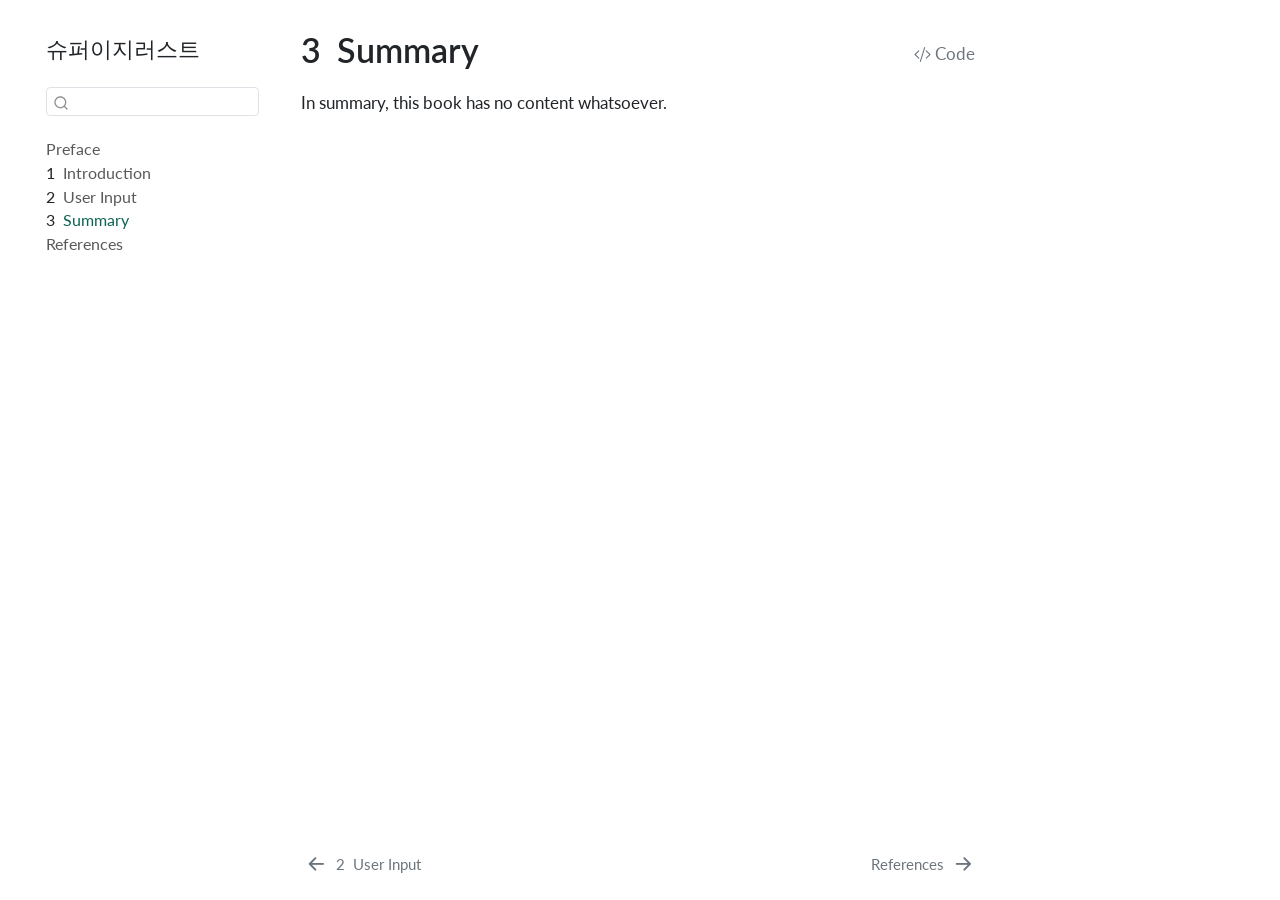
<file: mybook/_book/summary.html>
<!DOCTYPE html>
<html xmlns="http://www.w3.org/1999/xhtml" lang="en" xml:lang="en"><head>

<meta charset="utf-8">
<meta name="generator" content="quarto-1.8.27">

<meta name="viewport" content="width=device-width, initial-scale=1.0, user-scalable=yes">


<title>3&nbsp; Summary – 슈퍼이지러스트</title>
<style>
code{white-space: pre-wrap;}
span.smallcaps{font-variant: small-caps;}
div.columns{display: flex; gap: min(4vw, 1.5em);}
div.column{flex: auto; overflow-x: auto;}
div.hanging-indent{margin-left: 1.5em; text-indent: -1.5em;}
ul.task-list{list-style: none;}
ul.task-list li input[type="checkbox"] {
  width: 0.8em;
  margin: 0 0.8em 0.2em -1em; /* quarto-specific, see https://github.com/quarto-dev/quarto-cli/issues/4556 */ 
  vertical-align: middle;
}
/* CSS for syntax highlighting */
html { -webkit-text-size-adjust: 100%; }
pre > code.sourceCode { white-space: pre; position: relative; }
pre > code.sourceCode > span { display: inline-block; line-height: 1.25; }
pre > code.sourceCode > span:empty { height: 1.2em; }
.sourceCode { overflow: visible; }
code.sourceCode > span { color: inherit; text-decoration: inherit; }
div.sourceCode { margin: 1em 0; }
pre.sourceCode { margin: 0; }
@media screen {
div.sourceCode { overflow: auto; }
}
@media print {
pre > code.sourceCode { white-space: pre-wrap; }
pre > code.sourceCode > span { text-indent: -5em; padding-left: 5em; }
}
pre.numberSource code
  { counter-reset: source-line 0; }
pre.numberSource code > span
  { position: relative; left: -4em; counter-increment: source-line; }
pre.numberSource code > span > a:first-child::before
  { content: counter(source-line);
    position: relative; left: -1em; text-align: right; vertical-align: baseline;
    border: none; display: inline-block;
    -webkit-touch-callout: none; -webkit-user-select: none;
    -khtml-user-select: none; -moz-user-select: none;
    -ms-user-select: none; user-select: none;
    padding: 0 4px; width: 4em;
  }
pre.numberSource { margin-left: 3em;  padding-left: 4px; }
div.sourceCode
  {   }
@media screen {
pre > code.sourceCode > span > a:first-child::before { text-decoration: underline; }
}
</style>


<script src="site_libs/quarto-nav/quarto-nav.js"></script>
<script src="site_libs/quarto-nav/headroom.min.js"></script>
<script src="site_libs/clipboard/clipboard.min.js"></script>
<script src="site_libs/quarto-search/autocomplete.umd.js"></script>
<script src="site_libs/quarto-search/fuse.min.js"></script>
<script src="site_libs/quarto-search/quarto-search.js"></script>
<meta name="quarto:offset" content="./">
<link href="./references.html" rel="next">
<link href="./user_input.html" rel="prev">
<script src="site_libs/quarto-html/quarto.js" type="module"></script>
<script src="site_libs/quarto-html/tabsets/tabsets.js" type="module"></script>
<script src="site_libs/quarto-html/axe/axe-check.js" type="module"></script>
<script src="site_libs/quarto-html/popper.min.js"></script>
<script src="site_libs/quarto-html/tippy.umd.min.js"></script>
<script src="site_libs/quarto-html/anchor.min.js"></script>
<link href="site_libs/quarto-html/tippy.css" rel="stylesheet">
<link href="site_libs/quarto-html/quarto-syntax-highlighting-ed96de9b727972fe78a7b5d16c58bf87.css" rel="stylesheet" id="quarto-text-highlighting-styles">
<script src="site_libs/bootstrap/bootstrap.min.js"></script>
<link href="site_libs/bootstrap/bootstrap-icons.css" rel="stylesheet">
<link href="site_libs/bootstrap/bootstrap-b78ec03c0ed0307e452446918557ffea.min.css" rel="stylesheet" append-hash="true" id="quarto-bootstrap" data-mode="light">
<script id="quarto-search-options" type="application/json">{
  "location": "sidebar",
  "copy-button": false,
  "collapse-after": 3,
  "panel-placement": "start",
  "type": "textbox",
  "limit": 50,
  "keyboard-shortcut": [
    "f",
    "/",
    "s"
  ],
  "show-item-context": false,
  "language": {
    "search-no-results-text": "No results",
    "search-matching-documents-text": "matching documents",
    "search-copy-link-title": "Copy link to search",
    "search-hide-matches-text": "Hide additional matches",
    "search-more-match-text": "more match in this document",
    "search-more-matches-text": "more matches in this document",
    "search-clear-button-title": "Clear",
    "search-text-placeholder": "",
    "search-detached-cancel-button-title": "Cancel",
    "search-submit-button-title": "Submit",
    "search-label": "Search"
  }
}</script>


</head>

<body class="nav-sidebar floating quarto-light">

<div id="quarto-search-results"></div>
  <header id="quarto-header" class="headroom fixed-top">
  <nav class="quarto-secondary-nav">
    <div class="container-fluid d-flex">
      <button type="button" class="quarto-btn-toggle btn" data-bs-toggle="collapse" role="button" data-bs-target=".quarto-sidebar-collapse-item" aria-controls="quarto-sidebar" aria-expanded="false" aria-label="Toggle sidebar navigation" onclick="if (window.quartoToggleHeadroom) { window.quartoToggleHeadroom(); }">
        <i class="bi bi-layout-text-sidebar-reverse"></i>
      </button>
        <nav class="quarto-page-breadcrumbs" aria-label="breadcrumb"><ol class="breadcrumb"><li class="breadcrumb-item"><a href="./summary.html"><span class="chapter-number">3</span>&nbsp; <span class="chapter-title">Summary</span></a></li></ol></nav>
        <a class="flex-grow-1" role="navigation" data-bs-toggle="collapse" data-bs-target=".quarto-sidebar-collapse-item" aria-controls="quarto-sidebar" aria-expanded="false" aria-label="Toggle sidebar navigation" onclick="if (window.quartoToggleHeadroom) { window.quartoToggleHeadroom(); }">      
        </a>
      <button type="button" class="btn quarto-search-button" aria-label="Search" onclick="window.quartoOpenSearch();">
        <i class="bi bi-search"></i>
      </button>
    </div>
  </nav>
</header>
<!-- content -->
<div id="quarto-content" class="quarto-container page-columns page-rows-contents page-layout-article">
<!-- sidebar -->
  <nav id="quarto-sidebar" class="sidebar collapse collapse-horizontal quarto-sidebar-collapse-item sidebar-navigation floating overflow-auto">
    <div class="pt-lg-2 mt-2 text-left sidebar-header">
    <div class="sidebar-title mb-0 py-0">
      <a href="./">슈퍼이지러스트</a> 
    </div>
      </div>
        <div class="mt-2 flex-shrink-0 align-items-center">
        <div class="sidebar-search">
        <div id="quarto-search" class="" title="Search"></div>
        </div>
        </div>
    <div class="sidebar-menu-container"> 
    <ul class="list-unstyled mt-1">
        <li class="sidebar-item">
  <div class="sidebar-item-container"> 
  <a href="./index.html" class="sidebar-item-text sidebar-link">
 <span class="menu-text">Preface</span></a>
  </div>
</li>
        <li class="sidebar-item">
  <div class="sidebar-item-container"> 
  <a href="./intro.html" class="sidebar-item-text sidebar-link">
 <span class="menu-text"><span class="chapter-number">1</span>&nbsp; <span class="chapter-title">Introduction</span></span></a>
  </div>
</li>
        <li class="sidebar-item">
  <div class="sidebar-item-container"> 
  <a href="./user_input.html" class="sidebar-item-text sidebar-link">
 <span class="menu-text"><span class="chapter-number">2</span>&nbsp; <span class="chapter-title">User Input</span></span></a>
  </div>
</li>
        <li class="sidebar-item">
  <div class="sidebar-item-container"> 
  <a href="./summary.html" class="sidebar-item-text sidebar-link active">
 <span class="menu-text"><span class="chapter-number">3</span>&nbsp; <span class="chapter-title">Summary</span></span></a>
  </div>
</li>
        <li class="sidebar-item">
  <div class="sidebar-item-container"> 
  <a href="./references.html" class="sidebar-item-text sidebar-link">
 <span class="menu-text">References</span></a>
  </div>
</li>
    </ul>
    </div>
</nav>
<div id="quarto-sidebar-glass" class="quarto-sidebar-collapse-item" data-bs-toggle="collapse" data-bs-target=".quarto-sidebar-collapse-item"></div>
<!-- margin-sidebar -->
    <div id="quarto-margin-sidebar" class="sidebar margin-sidebar zindex-bottom">
        
    </div>
<!-- main -->
<main class="content" id="quarto-document-content">

<header id="title-block-header" class="quarto-title-block default">
<div class="quarto-title">
<div class="quarto-title-block"><div><h1 class="title"><span class="chapter-number">3</span>&nbsp; <span class="chapter-title">Summary</span></h1><button type="button" class="btn code-tools-button" id="quarto-code-tools-source"><i class="bi"></i> Code</button></div></div>
</div>



<div class="quarto-title-meta">

    
  
    
  </div>
  


</header>


<p>In summary, this book has no content whatsoever.</p>


<!-- -->


</main> <!-- /main -->
<script id="quarto-html-after-body" type="application/javascript">
  window.document.addEventListener("DOMContentLoaded", function (event) {
    const icon = "";
    const anchorJS = new window.AnchorJS();
    anchorJS.options = {
      placement: 'right',
      icon: icon
    };
    anchorJS.add('.anchored');
    const isCodeAnnotation = (el) => {
      for (const clz of el.classList) {
        if (clz.startsWith('code-annotation-')) {                     
          return true;
        }
      }
      return false;
    }
    const onCopySuccess = function(e) {
      // button target
      const button = e.trigger;
      // don't keep focus
      button.blur();
      // flash "checked"
      button.classList.add('code-copy-button-checked');
      var currentTitle = button.getAttribute("title");
      button.setAttribute("title", "Copied!");
      let tooltip;
      if (window.bootstrap) {
        button.setAttribute("data-bs-toggle", "tooltip");
        button.setAttribute("data-bs-placement", "left");
        button.setAttribute("data-bs-title", "Copied!");
        tooltip = new bootstrap.Tooltip(button, 
          { trigger: "manual", 
            customClass: "code-copy-button-tooltip",
            offset: [0, -8]});
        tooltip.show();    
      }
      setTimeout(function() {
        if (tooltip) {
          tooltip.hide();
          button.removeAttribute("data-bs-title");
          button.removeAttribute("data-bs-toggle");
          button.removeAttribute("data-bs-placement");
        }
        button.setAttribute("title", currentTitle);
        button.classList.remove('code-copy-button-checked');
      }, 1000);
      // clear code selection
      e.clearSelection();
    }
    const getTextToCopy = function(trigger) {
      const outerScaffold = trigger.parentElement.cloneNode(true);
      const codeEl = outerScaffold.querySelector('code');
      for (const childEl of codeEl.children) {
        if (isCodeAnnotation(childEl)) {
          childEl.remove();
        }
      }
      return codeEl.innerText;
    }
    const clipboard = new window.ClipboardJS('.code-copy-button:not([data-in-quarto-modal])', {
      text: getTextToCopy
    });
    clipboard.on('success', onCopySuccess);
    if (window.document.getElementById('quarto-embedded-source-code-modal')) {
      const clipboardModal = new window.ClipboardJS('.code-copy-button[data-in-quarto-modal]', {
        text: getTextToCopy,
        container: window.document.getElementById('quarto-embedded-source-code-modal')
      });
      clipboardModal.on('success', onCopySuccess);
    }
    const viewSource = window.document.getElementById('quarto-view-source') ||
                       window.document.getElementById('quarto-code-tools-source');
    if (viewSource) {
      const sourceUrl = viewSource.getAttribute("data-quarto-source-url");
      viewSource.addEventListener("click", function(e) {
        if (sourceUrl) {
          // rstudio viewer pane
          if (/\bcapabilities=\b/.test(window.location)) {
            window.open(sourceUrl);
          } else {
            window.location.href = sourceUrl;
          }
        } else {
          const modal = new bootstrap.Modal(document.getElementById('quarto-embedded-source-code-modal'));
          modal.show();
        }
        return false;
      });
    }
    function toggleCodeHandler(show) {
      return function(e) {
        const detailsSrc = window.document.querySelectorAll(".cell > details > .sourceCode");
        for (let i=0; i<detailsSrc.length; i++) {
          const details = detailsSrc[i].parentElement;
          if (show) {
            details.open = true;
          } else {
            details.removeAttribute("open");
          }
        }
        const cellCodeDivs = window.document.querySelectorAll(".cell > .sourceCode");
        const fromCls = show ? "hidden" : "unhidden";
        const toCls = show ? "unhidden" : "hidden";
        for (let i=0; i<cellCodeDivs.length; i++) {
          const codeDiv = cellCodeDivs[i];
          if (codeDiv.classList.contains(fromCls)) {
            codeDiv.classList.remove(fromCls);
            codeDiv.classList.add(toCls);
          } 
        }
        return false;
      }
    }
    const hideAllCode = window.document.getElementById("quarto-hide-all-code");
    if (hideAllCode) {
      hideAllCode.addEventListener("click", toggleCodeHandler(false));
    }
    const showAllCode = window.document.getElementById("quarto-show-all-code");
    if (showAllCode) {
      showAllCode.addEventListener("click", toggleCodeHandler(true));
    }
      var localhostRegex = new RegExp(/^(?:http|https):\/\/localhost\:?[0-9]*\//);
      var mailtoRegex = new RegExp(/^mailto:/);
        var filterRegex = new RegExp('/' + window.location.host + '/');
      var isInternal = (href) => {
          return filterRegex.test(href) || localhostRegex.test(href) || mailtoRegex.test(href);
      }
      // Inspect non-navigation links and adorn them if external
     var links = window.document.querySelectorAll('a[href]:not(.nav-link):not(.navbar-brand):not(.toc-action):not(.sidebar-link):not(.sidebar-item-toggle):not(.pagination-link):not(.no-external):not([aria-hidden]):not(.dropdown-item):not(.quarto-navigation-tool):not(.about-link)');
      for (var i=0; i<links.length; i++) {
        const link = links[i];
        if (!isInternal(link.href)) {
          // undo the damage that might have been done by quarto-nav.js in the case of
          // links that we want to consider external
          if (link.dataset.originalHref !== undefined) {
            link.href = link.dataset.originalHref;
          }
        }
      }
    function tippyHover(el, contentFn, onTriggerFn, onUntriggerFn) {
      const config = {
        allowHTML: true,
        maxWidth: 500,
        delay: 100,
        arrow: false,
        appendTo: function(el) {
            return el.parentElement;
        },
        interactive: true,
        interactiveBorder: 10,
        theme: 'quarto',
        placement: 'bottom-start',
      };
      if (contentFn) {
        config.content = contentFn;
      }
      if (onTriggerFn) {
        config.onTrigger = onTriggerFn;
      }
      if (onUntriggerFn) {
        config.onUntrigger = onUntriggerFn;
      }
      window.tippy(el, config); 
    }
    const noterefs = window.document.querySelectorAll('a[role="doc-noteref"]');
    for (var i=0; i<noterefs.length; i++) {
      const ref = noterefs[i];
      tippyHover(ref, function() {
        // use id or data attribute instead here
        let href = ref.getAttribute('data-footnote-href') || ref.getAttribute('href');
        try { href = new URL(href).hash; } catch {}
        const id = href.replace(/^#\/?/, "");
        const note = window.document.getElementById(id);
        if (note) {
          return note.innerHTML;
        } else {
          return "";
        }
      });
    }
    const xrefs = window.document.querySelectorAll('a.quarto-xref');
    const processXRef = (id, note) => {
      // Strip column container classes
      const stripColumnClz = (el) => {
        el.classList.remove("page-full", "page-columns");
        if (el.children) {
          for (const child of el.children) {
            stripColumnClz(child);
          }
        }
      }
      stripColumnClz(note)
      if (id === null || id.startsWith('sec-')) {
        // Special case sections, only their first couple elements
        const container = document.createElement("div");
        if (note.children && note.children.length > 2) {
          container.appendChild(note.children[0].cloneNode(true));
          for (let i = 1; i < note.children.length; i++) {
            const child = note.children[i];
            if (child.tagName === "P" && child.innerText === "") {
              continue;
            } else {
              container.appendChild(child.cloneNode(true));
              break;
            }
          }
          if (window.Quarto?.typesetMath) {
            window.Quarto.typesetMath(container);
          }
          return container.innerHTML
        } else {
          if (window.Quarto?.typesetMath) {
            window.Quarto.typesetMath(note);
          }
          return note.innerHTML;
        }
      } else {
        // Remove any anchor links if they are present
        const anchorLink = note.querySelector('a.anchorjs-link');
        if (anchorLink) {
          anchorLink.remove();
        }
        if (window.Quarto?.typesetMath) {
          window.Quarto.typesetMath(note);
        }
        if (note.classList.contains("callout")) {
          return note.outerHTML;
        } else {
          return note.innerHTML;
        }
      }
    }
    for (var i=0; i<xrefs.length; i++) {
      const xref = xrefs[i];
      tippyHover(xref, undefined, function(instance) {
        instance.disable();
        let url = xref.getAttribute('href');
        let hash = undefined; 
        if (url.startsWith('#')) {
          hash = url;
        } else {
          try { hash = new URL(url).hash; } catch {}
        }
        if (hash) {
          const id = hash.replace(/^#\/?/, "");
          const note = window.document.getElementById(id);
          if (note !== null) {
            try {
              const html = processXRef(id, note.cloneNode(true));
              instance.setContent(html);
            } finally {
              instance.enable();
              instance.show();
            }
          } else {
            // See if we can fetch this
            fetch(url.split('#')[0])
            .then(res => res.text())
            .then(html => {
              const parser = new DOMParser();
              const htmlDoc = parser.parseFromString(html, "text/html");
              const note = htmlDoc.getElementById(id);
              if (note !== null) {
                const html = processXRef(id, note);
                instance.setContent(html);
              } 
            }).finally(() => {
              instance.enable();
              instance.show();
            });
          }
        } else {
          // See if we can fetch a full url (with no hash to target)
          // This is a special case and we should probably do some content thinning / targeting
          fetch(url)
          .then(res => res.text())
          .then(html => {
            const parser = new DOMParser();
            const htmlDoc = parser.parseFromString(html, "text/html");
            const note = htmlDoc.querySelector('main.content');
            if (note !== null) {
              // This should only happen for chapter cross references
              // (since there is no id in the URL)
              // remove the first header
              if (note.children.length > 0 && note.children[0].tagName === "HEADER") {
                note.children[0].remove();
              }
              const html = processXRef(null, note);
              instance.setContent(html);
            } 
          }).finally(() => {
            instance.enable();
            instance.show();
          });
        }
      }, function(instance) {
      });
    }
        let selectedAnnoteEl;
        const selectorForAnnotation = ( cell, annotation) => {
          let cellAttr = 'data-code-cell="' + cell + '"';
          let lineAttr = 'data-code-annotation="' +  annotation + '"';
          const selector = 'span[' + cellAttr + '][' + lineAttr + ']';
          return selector;
        }
        const selectCodeLines = (annoteEl) => {
          const doc = window.document;
          const targetCell = annoteEl.getAttribute("data-target-cell");
          const targetAnnotation = annoteEl.getAttribute("data-target-annotation");
          const annoteSpan = window.document.querySelector(selectorForAnnotation(targetCell, targetAnnotation));
          const lines = annoteSpan.getAttribute("data-code-lines").split(",");
          const lineIds = lines.map((line) => {
            return targetCell + "-" + line;
          })
          let top = null;
          let height = null;
          let parent = null;
          if (lineIds.length > 0) {
              //compute the position of the single el (top and bottom and make a div)
              const el = window.document.getElementById(lineIds[0]);
              top = el.offsetTop;
              height = el.offsetHeight;
              parent = el.parentElement.parentElement;
            if (lineIds.length > 1) {
              const lastEl = window.document.getElementById(lineIds[lineIds.length - 1]);
              const bottom = lastEl.offsetTop + lastEl.offsetHeight;
              height = bottom - top;
            }
            if (top !== null && height !== null && parent !== null) {
              // cook up a div (if necessary) and position it 
              let div = window.document.getElementById("code-annotation-line-highlight");
              if (div === null) {
                div = window.document.createElement("div");
                div.setAttribute("id", "code-annotation-line-highlight");
                div.style.position = 'absolute';
                parent.appendChild(div);
              }
              div.style.top = top - 2 + "px";
              div.style.height = height + 4 + "px";
              div.style.left = 0;
              let gutterDiv = window.document.getElementById("code-annotation-line-highlight-gutter");
              if (gutterDiv === null) {
                gutterDiv = window.document.createElement("div");
                gutterDiv.setAttribute("id", "code-annotation-line-highlight-gutter");
                gutterDiv.style.position = 'absolute';
                const codeCell = window.document.getElementById(targetCell);
                const gutter = codeCell.querySelector('.code-annotation-gutter');
                gutter.appendChild(gutterDiv);
              }
              gutterDiv.style.top = top - 2 + "px";
              gutterDiv.style.height = height + 4 + "px";
            }
            selectedAnnoteEl = annoteEl;
          }
        };
        const unselectCodeLines = () => {
          const elementsIds = ["code-annotation-line-highlight", "code-annotation-line-highlight-gutter"];
          elementsIds.forEach((elId) => {
            const div = window.document.getElementById(elId);
            if (div) {
              div.remove();
            }
          });
          selectedAnnoteEl = undefined;
        };
          // Handle positioning of the toggle
      window.addEventListener(
        "resize",
        throttle(() => {
          elRect = undefined;
          if (selectedAnnoteEl) {
            selectCodeLines(selectedAnnoteEl);
          }
        }, 10)
      );
      function throttle(fn, ms) {
      let throttle = false;
      let timer;
        return (...args) => {
          if(!throttle) { // first call gets through
              fn.apply(this, args);
              throttle = true;
          } else { // all the others get throttled
              if(timer) clearTimeout(timer); // cancel #2
              timer = setTimeout(() => {
                fn.apply(this, args);
                timer = throttle = false;
              }, ms);
          }
        };
      }
        // Attach click handler to the DT
        const annoteDls = window.document.querySelectorAll('dt[data-target-cell]');
        for (const annoteDlNode of annoteDls) {
          annoteDlNode.addEventListener('click', (event) => {
            const clickedEl = event.target;
            if (clickedEl !== selectedAnnoteEl) {
              unselectCodeLines();
              const activeEl = window.document.querySelector('dt[data-target-cell].code-annotation-active');
              if (activeEl) {
                activeEl.classList.remove('code-annotation-active');
              }
              selectCodeLines(clickedEl);
              clickedEl.classList.add('code-annotation-active');
            } else {
              // Unselect the line
              unselectCodeLines();
              clickedEl.classList.remove('code-annotation-active');
            }
          });
        }
    const findCites = (el) => {
      const parentEl = el.parentElement;
      if (parentEl) {
        const cites = parentEl.dataset.cites;
        if (cites) {
          return {
            el,
            cites: cites.split(' ')
          };
        } else {
          return findCites(el.parentElement)
        }
      } else {
        return undefined;
      }
    };
    var bibliorefs = window.document.querySelectorAll('a[role="doc-biblioref"]');
    for (var i=0; i<bibliorefs.length; i++) {
      const ref = bibliorefs[i];
      const citeInfo = findCites(ref);
      if (citeInfo) {
        tippyHover(citeInfo.el, function() {
          var popup = window.document.createElement('div');
          citeInfo.cites.forEach(function(cite) {
            var citeDiv = window.document.createElement('div');
            citeDiv.classList.add('hanging-indent');
            citeDiv.classList.add('csl-entry');
            var biblioDiv = window.document.getElementById('ref-' + cite);
            if (biblioDiv) {
              citeDiv.innerHTML = biblioDiv.innerHTML;
            }
            popup.appendChild(citeDiv);
          });
          return popup.innerHTML;
        });
      }
    }
  });
  </script>
<nav class="page-navigation">
  <div class="nav-page nav-page-previous">
      <a href="./user_input.html" class="pagination-link" aria-label="User Input">
        <i class="bi bi-arrow-left-short"></i> <span class="nav-page-text"><span class="chapter-number">2</span>&nbsp; <span class="chapter-title">User Input</span></span>
      </a>          
  </div>
  <div class="nav-page nav-page-next">
      <a href="./references.html" class="pagination-link" aria-label="References">
        <span class="nav-page-text">References</span> <i class="bi bi-arrow-right-short"></i>
      </a>
  </div>
</nav><div class="modal fade" id="quarto-embedded-source-code-modal" tabindex="-1" aria-labelledby="quarto-embedded-source-code-modal-label" aria-hidden="true"><div class="modal-dialog modal-dialog-scrollable"><div class="modal-content"><div class="modal-header"><h5 class="modal-title" id="quarto-embedded-source-code-modal-label">Source Code</h5><button class="btn-close" data-bs-dismiss="modal"></button></div><div class="modal-body"><div class="">
<div class="code-copy-outer-scaffold"><div class="sourceCode" id="cb1" data-shortcodes="false"><pre class="sourceCode markdown code-with-copy"><code class="sourceCode markdown"><span id="cb1-1"><a href="#cb1-1" aria-hidden="true" tabindex="-1"></a><span class="co">---</span></span>
<span id="cb1-2"><a href="#cb1-2" aria-hidden="true" tabindex="-1"></a><span class="an">format:</span><span class="co"> </span></span>
<span id="cb1-3"><a href="#cb1-3" aria-hidden="true" tabindex="-1"></a><span class="co">  html:</span></span>
<span id="cb1-4"><a href="#cb1-4" aria-hidden="true" tabindex="-1"></a><span class="co">    code-copy: true</span></span>
<span id="cb1-5"><a href="#cb1-5" aria-hidden="true" tabindex="-1"></a><span class="co">    code-tools:</span></span>
<span id="cb1-6"><a href="#cb1-6" aria-hidden="true" tabindex="-1"></a><span class="co">      source: true</span></span>
<span id="cb1-7"><a href="#cb1-7" aria-hidden="true" tabindex="-1"></a><span class="co">---</span></span>
<span id="cb1-8"><a href="#cb1-8" aria-hidden="true" tabindex="-1"></a></span>
<span id="cb1-9"><a href="#cb1-9" aria-hidden="true" tabindex="-1"></a><span class="fu"># Summary</span></span>
<span id="cb1-10"><a href="#cb1-10" aria-hidden="true" tabindex="-1"></a></span>
<span id="cb1-11"><a href="#cb1-11" aria-hidden="true" tabindex="-1"></a>In summary, this book has no content whatsoever.</span></code></pre></div><button title="Copy to Clipboard" class="code-copy-button" data-in-quarto-modal=""><i class="bi"></i></button></div>
</div></div></div></div></div>
</div> <!-- /content -->




</body></html>
</file>
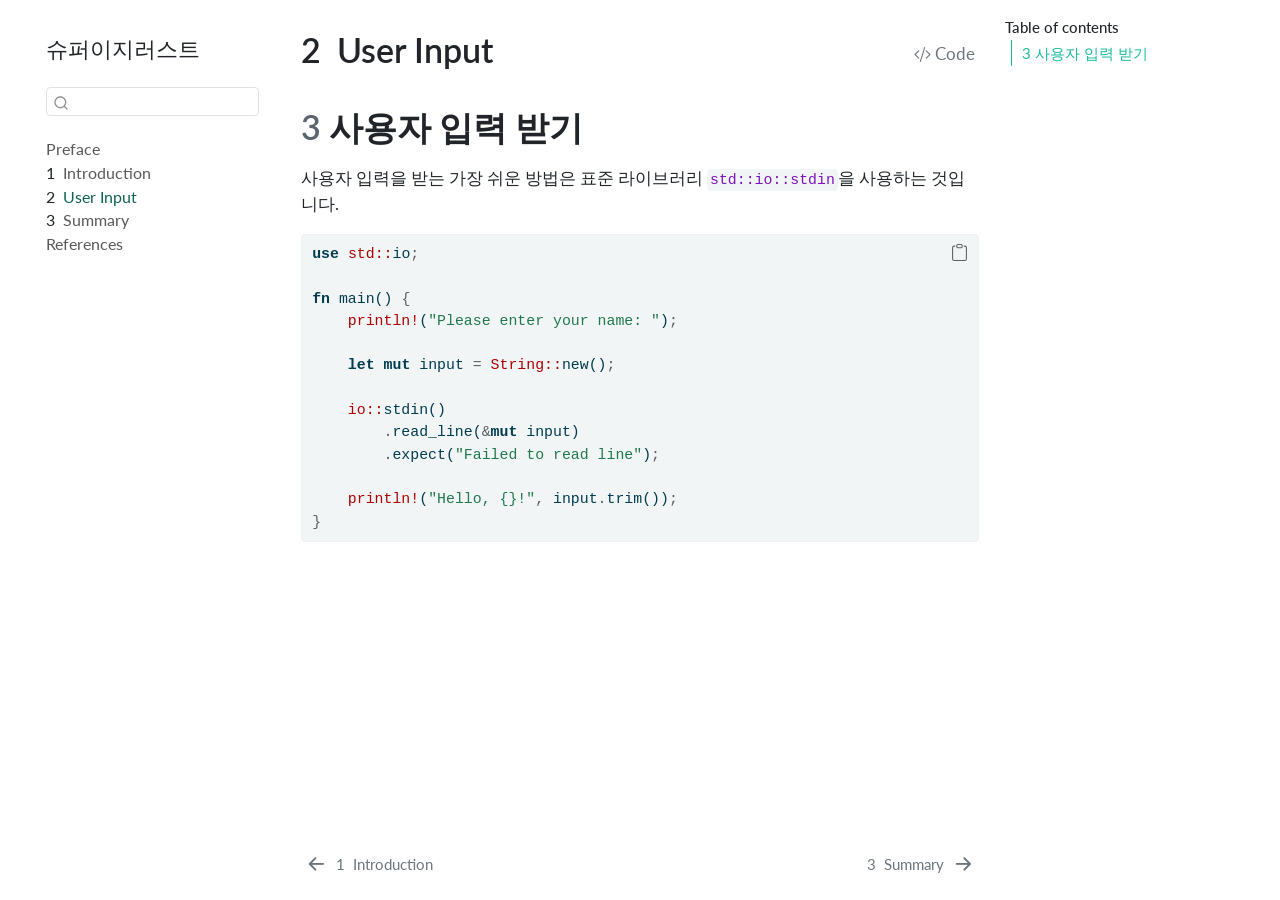
<file: mybook/_book/user_input.html>
<!DOCTYPE html>
<html xmlns="http://www.w3.org/1999/xhtml" lang="en" xml:lang="en"><head>

<meta charset="utf-8">
<meta name="generator" content="quarto-1.8.27">

<meta name="viewport" content="width=device-width, initial-scale=1.0, user-scalable=yes">


<title>2&nbsp; User Input – 슈퍼이지러스트</title>
<style>
code{white-space: pre-wrap;}
span.smallcaps{font-variant: small-caps;}
div.columns{display: flex; gap: min(4vw, 1.5em);}
div.column{flex: auto; overflow-x: auto;}
div.hanging-indent{margin-left: 1.5em; text-indent: -1.5em;}
ul.task-list{list-style: none;}
ul.task-list li input[type="checkbox"] {
  width: 0.8em;
  margin: 0 0.8em 0.2em -1em; /* quarto-specific, see https://github.com/quarto-dev/quarto-cli/issues/4556 */ 
  vertical-align: middle;
}
/* CSS for syntax highlighting */
html { -webkit-text-size-adjust: 100%; }
pre > code.sourceCode { white-space: pre; position: relative; }
pre > code.sourceCode > span { display: inline-block; line-height: 1.25; }
pre > code.sourceCode > span:empty { height: 1.2em; }
.sourceCode { overflow: visible; }
code.sourceCode > span { color: inherit; text-decoration: inherit; }
div.sourceCode { margin: 1em 0; }
pre.sourceCode { margin: 0; }
@media screen {
div.sourceCode { overflow: auto; }
}
@media print {
pre > code.sourceCode { white-space: pre-wrap; }
pre > code.sourceCode > span { text-indent: -5em; padding-left: 5em; }
}
pre.numberSource code
  { counter-reset: source-line 0; }
pre.numberSource code > span
  { position: relative; left: -4em; counter-increment: source-line; }
pre.numberSource code > span > a:first-child::before
  { content: counter(source-line);
    position: relative; left: -1em; text-align: right; vertical-align: baseline;
    border: none; display: inline-block;
    -webkit-touch-callout: none; -webkit-user-select: none;
    -khtml-user-select: none; -moz-user-select: none;
    -ms-user-select: none; user-select: none;
    padding: 0 4px; width: 4em;
  }
pre.numberSource { margin-left: 3em;  padding-left: 4px; }
div.sourceCode
  {   }
@media screen {
pre > code.sourceCode > span > a:first-child::before { text-decoration: underline; }
}
</style>


<script src="site_libs/quarto-nav/quarto-nav.js"></script>
<script src="site_libs/quarto-nav/headroom.min.js"></script>
<script src="site_libs/clipboard/clipboard.min.js"></script>
<script src="site_libs/quarto-search/autocomplete.umd.js"></script>
<script src="site_libs/quarto-search/fuse.min.js"></script>
<script src="site_libs/quarto-search/quarto-search.js"></script>
<meta name="quarto:offset" content="./">
<link href="./summary.html" rel="next">
<link href="./intro.html" rel="prev">
<script src="site_libs/quarto-html/quarto.js" type="module"></script>
<script src="site_libs/quarto-html/tabsets/tabsets.js" type="module"></script>
<script src="site_libs/quarto-html/axe/axe-check.js" type="module"></script>
<script src="site_libs/quarto-html/popper.min.js"></script>
<script src="site_libs/quarto-html/tippy.umd.min.js"></script>
<script src="site_libs/quarto-html/anchor.min.js"></script>
<link href="site_libs/quarto-html/tippy.css" rel="stylesheet">
<link href="site_libs/quarto-html/quarto-syntax-highlighting-ed96de9b727972fe78a7b5d16c58bf87.css" rel="stylesheet" id="quarto-text-highlighting-styles">
<script src="site_libs/bootstrap/bootstrap.min.js"></script>
<link href="site_libs/bootstrap/bootstrap-icons.css" rel="stylesheet">
<link href="site_libs/bootstrap/bootstrap-b78ec03c0ed0307e452446918557ffea.min.css" rel="stylesheet" append-hash="true" id="quarto-bootstrap" data-mode="light">
<script id="quarto-search-options" type="application/json">{
  "location": "sidebar",
  "copy-button": false,
  "collapse-after": 3,
  "panel-placement": "start",
  "type": "textbox",
  "limit": 50,
  "keyboard-shortcut": [
    "f",
    "/",
    "s"
  ],
  "show-item-context": false,
  "language": {
    "search-no-results-text": "No results",
    "search-matching-documents-text": "matching documents",
    "search-copy-link-title": "Copy link to search",
    "search-hide-matches-text": "Hide additional matches",
    "search-more-match-text": "more match in this document",
    "search-more-matches-text": "more matches in this document",
    "search-clear-button-title": "Clear",
    "search-text-placeholder": "",
    "search-detached-cancel-button-title": "Cancel",
    "search-submit-button-title": "Submit",
    "search-label": "Search"
  }
}</script>


</head>

<body class="nav-sidebar floating quarto-light">

<div id="quarto-search-results"></div>
  <header id="quarto-header" class="headroom fixed-top">
  <nav class="quarto-secondary-nav">
    <div class="container-fluid d-flex">
      <button type="button" class="quarto-btn-toggle btn" data-bs-toggle="collapse" role="button" data-bs-target=".quarto-sidebar-collapse-item" aria-controls="quarto-sidebar" aria-expanded="false" aria-label="Toggle sidebar navigation" onclick="if (window.quartoToggleHeadroom) { window.quartoToggleHeadroom(); }">
        <i class="bi bi-layout-text-sidebar-reverse"></i>
      </button>
        <nav class="quarto-page-breadcrumbs" aria-label="breadcrumb"><ol class="breadcrumb"><li class="breadcrumb-item"><a href="./user_input.html"><span class="chapter-number">2</span>&nbsp; <span class="chapter-title">User Input</span></a></li></ol></nav>
        <a class="flex-grow-1" role="navigation" data-bs-toggle="collapse" data-bs-target=".quarto-sidebar-collapse-item" aria-controls="quarto-sidebar" aria-expanded="false" aria-label="Toggle sidebar navigation" onclick="if (window.quartoToggleHeadroom) { window.quartoToggleHeadroom(); }">      
        </a>
      <button type="button" class="btn quarto-search-button" aria-label="Search" onclick="window.quartoOpenSearch();">
        <i class="bi bi-search"></i>
      </button>
    </div>
  </nav>
</header>
<!-- content -->
<div id="quarto-content" class="quarto-container page-columns page-rows-contents page-layout-article">
<!-- sidebar -->
  <nav id="quarto-sidebar" class="sidebar collapse collapse-horizontal quarto-sidebar-collapse-item sidebar-navigation floating overflow-auto">
    <div class="pt-lg-2 mt-2 text-left sidebar-header">
    <div class="sidebar-title mb-0 py-0">
      <a href="./">슈퍼이지러스트</a> 
    </div>
      </div>
        <div class="mt-2 flex-shrink-0 align-items-center">
        <div class="sidebar-search">
        <div id="quarto-search" class="" title="Search"></div>
        </div>
        </div>
    <div class="sidebar-menu-container"> 
    <ul class="list-unstyled mt-1">
        <li class="sidebar-item">
  <div class="sidebar-item-container"> 
  <a href="./index.html" class="sidebar-item-text sidebar-link">
 <span class="menu-text">Preface</span></a>
  </div>
</li>
        <li class="sidebar-item">
  <div class="sidebar-item-container"> 
  <a href="./intro.html" class="sidebar-item-text sidebar-link">
 <span class="menu-text"><span class="chapter-number">1</span>&nbsp; <span class="chapter-title">Introduction</span></span></a>
  </div>
</li>
        <li class="sidebar-item">
  <div class="sidebar-item-container"> 
  <a href="./user_input.html" class="sidebar-item-text sidebar-link active">
 <span class="menu-text"><span class="chapter-number">2</span>&nbsp; <span class="chapter-title">User Input</span></span></a>
  </div>
</li>
        <li class="sidebar-item">
  <div class="sidebar-item-container"> 
  <a href="./summary.html" class="sidebar-item-text sidebar-link">
 <span class="menu-text"><span class="chapter-number">3</span>&nbsp; <span class="chapter-title">Summary</span></span></a>
  </div>
</li>
        <li class="sidebar-item">
  <div class="sidebar-item-container"> 
  <a href="./references.html" class="sidebar-item-text sidebar-link">
 <span class="menu-text">References</span></a>
  </div>
</li>
    </ul>
    </div>
</nav>
<div id="quarto-sidebar-glass" class="quarto-sidebar-collapse-item" data-bs-toggle="collapse" data-bs-target=".quarto-sidebar-collapse-item"></div>
<!-- margin-sidebar -->
    <div id="quarto-margin-sidebar" class="sidebar margin-sidebar">
        <nav id="TOC" role="doc-toc" class="toc-active">
    <h2 id="toc-title">Table of contents</h2>
   
  <ul>
  <li><a href="#사용자-입력-받기" id="toc-사용자-입력-받기" class="nav-link active" data-scroll-target="#사용자-입력-받기"><span class="header-section-number">3</span> 사용자 입력 받기</a></li>
  </ul>
</nav>
    </div>
<!-- main -->
<main class="content" id="quarto-document-content">

<header id="title-block-header" class="quarto-title-block default">
<div class="quarto-title">
<div class="quarto-title-block"><div><h1 class="title"><span class="chapter-number">2</span>&nbsp; <span class="chapter-title">User Input</span></h1><button type="button" class="btn code-tools-button" id="quarto-code-tools-source"><i class="bi"></i> Code</button></div></div>
</div>



<div class="quarto-title-meta">

    
  
    
  </div>
  


</header>


<section id="사용자-입력-받기" class="level1" data-number="3">
<h1 data-number="3"><span class="header-section-number">3</span> 사용자 입력 받기</h1>
<p>사용자 입력을 받는 가장 쉬운 방법은 표준 라이브러리 <code>std::io::stdin</code>을 사용하는 것입니다.</p>
<div id="573b1d8c" class="cell" data-execution_count="1">
<div class="code-copy-outer-scaffold"><div class="sourceCode cell-code" id="cb1"><pre class="sourceCode rust code-with-copy"><code class="sourceCode rust"><span id="cb1-1"><a href="#cb1-1" aria-hidden="true" tabindex="-1"></a><span class="kw">use</span> <span class="pp">std::</span>io<span class="op">;</span></span>
<span id="cb1-2"><a href="#cb1-2" aria-hidden="true" tabindex="-1"></a></span>
<span id="cb1-3"><a href="#cb1-3" aria-hidden="true" tabindex="-1"></a><span class="kw">fn</span> main() <span class="op">{</span></span>
<span id="cb1-4"><a href="#cb1-4" aria-hidden="true" tabindex="-1"></a>    <span class="pp">println!</span>(<span class="st">"Please enter your name: "</span>)<span class="op">;</span></span>
<span id="cb1-5"><a href="#cb1-5" aria-hidden="true" tabindex="-1"></a></span>
<span id="cb1-6"><a href="#cb1-6" aria-hidden="true" tabindex="-1"></a>    <span class="kw">let</span> <span class="kw">mut</span> input <span class="op">=</span> <span class="dt">String</span><span class="pp">::</span>new()<span class="op">;</span></span>
<span id="cb1-7"><a href="#cb1-7" aria-hidden="true" tabindex="-1"></a></span>
<span id="cb1-8"><a href="#cb1-8" aria-hidden="true" tabindex="-1"></a>    <span class="pp">io::</span>stdin()</span>
<span id="cb1-9"><a href="#cb1-9" aria-hidden="true" tabindex="-1"></a>        <span class="op">.</span>read_line(<span class="op">&amp;</span><span class="kw">mut</span> input)</span>
<span id="cb1-10"><a href="#cb1-10" aria-hidden="true" tabindex="-1"></a>        <span class="op">.</span>expect(<span class="st">"Failed to read line"</span>)<span class="op">;</span></span>
<span id="cb1-11"><a href="#cb1-11" aria-hidden="true" tabindex="-1"></a></span>
<span id="cb1-12"><a href="#cb1-12" aria-hidden="true" tabindex="-1"></a>    <span class="pp">println!</span>(<span class="st">"Hello, {}!"</span><span class="op">,</span> input<span class="op">.</span>trim())<span class="op">;</span></span>
<span id="cb1-13"><a href="#cb1-13" aria-hidden="true" tabindex="-1"></a><span class="op">}</span></span></code></pre></div><button title="Copy to Clipboard" class="code-copy-button"><i class="bi"></i></button></div>
</div>


<!-- -->

</section>

</main> <!-- /main -->
<script id="quarto-html-after-body" type="application/javascript">
  window.document.addEventListener("DOMContentLoaded", function (event) {
    const icon = "";
    const anchorJS = new window.AnchorJS();
    anchorJS.options = {
      placement: 'right',
      icon: icon
    };
    anchorJS.add('.anchored');
    const isCodeAnnotation = (el) => {
      for (const clz of el.classList) {
        if (clz.startsWith('code-annotation-')) {                     
          return true;
        }
      }
      return false;
    }
    const onCopySuccess = function(e) {
      // button target
      const button = e.trigger;
      // don't keep focus
      button.blur();
      // flash "checked"
      button.classList.add('code-copy-button-checked');
      var currentTitle = button.getAttribute("title");
      button.setAttribute("title", "Copied!");
      let tooltip;
      if (window.bootstrap) {
        button.setAttribute("data-bs-toggle", "tooltip");
        button.setAttribute("data-bs-placement", "left");
        button.setAttribute("data-bs-title", "Copied!");
        tooltip = new bootstrap.Tooltip(button, 
          { trigger: "manual", 
            customClass: "code-copy-button-tooltip",
            offset: [0, -8]});
        tooltip.show();    
      }
      setTimeout(function() {
        if (tooltip) {
          tooltip.hide();
          button.removeAttribute("data-bs-title");
          button.removeAttribute("data-bs-toggle");
          button.removeAttribute("data-bs-placement");
        }
        button.setAttribute("title", currentTitle);
        button.classList.remove('code-copy-button-checked');
      }, 1000);
      // clear code selection
      e.clearSelection();
    }
    const getTextToCopy = function(trigger) {
      const outerScaffold = trigger.parentElement.cloneNode(true);
      const codeEl = outerScaffold.querySelector('code');
      for (const childEl of codeEl.children) {
        if (isCodeAnnotation(childEl)) {
          childEl.remove();
        }
      }
      return codeEl.innerText;
    }
    const clipboard = new window.ClipboardJS('.code-copy-button:not([data-in-quarto-modal])', {
      text: getTextToCopy
    });
    clipboard.on('success', onCopySuccess);
    if (window.document.getElementById('quarto-embedded-source-code-modal')) {
      const clipboardModal = new window.ClipboardJS('.code-copy-button[data-in-quarto-modal]', {
        text: getTextToCopy,
        container: window.document.getElementById('quarto-embedded-source-code-modal')
      });
      clipboardModal.on('success', onCopySuccess);
    }
    const viewSource = window.document.getElementById('quarto-view-source') ||
                       window.document.getElementById('quarto-code-tools-source');
    if (viewSource) {
      const sourceUrl = viewSource.getAttribute("data-quarto-source-url");
      viewSource.addEventListener("click", function(e) {
        if (sourceUrl) {
          // rstudio viewer pane
          if (/\bcapabilities=\b/.test(window.location)) {
            window.open(sourceUrl);
          } else {
            window.location.href = sourceUrl;
          }
        } else {
          const modal = new bootstrap.Modal(document.getElementById('quarto-embedded-source-code-modal'));
          modal.show();
        }
        return false;
      });
    }
    function toggleCodeHandler(show) {
      return function(e) {
        const detailsSrc = window.document.querySelectorAll(".cell > details > .sourceCode");
        for (let i=0; i<detailsSrc.length; i++) {
          const details = detailsSrc[i].parentElement;
          if (show) {
            details.open = true;
          } else {
            details.removeAttribute("open");
          }
        }
        const cellCodeDivs = window.document.querySelectorAll(".cell > .sourceCode");
        const fromCls = show ? "hidden" : "unhidden";
        const toCls = show ? "unhidden" : "hidden";
        for (let i=0; i<cellCodeDivs.length; i++) {
          const codeDiv = cellCodeDivs[i];
          if (codeDiv.classList.contains(fromCls)) {
            codeDiv.classList.remove(fromCls);
            codeDiv.classList.add(toCls);
          } 
        }
        return false;
      }
    }
    const hideAllCode = window.document.getElementById("quarto-hide-all-code");
    if (hideAllCode) {
      hideAllCode.addEventListener("click", toggleCodeHandler(false));
    }
    const showAllCode = window.document.getElementById("quarto-show-all-code");
    if (showAllCode) {
      showAllCode.addEventListener("click", toggleCodeHandler(true));
    }
      var localhostRegex = new RegExp(/^(?:http|https):\/\/localhost\:?[0-9]*\//);
      var mailtoRegex = new RegExp(/^mailto:/);
        var filterRegex = new RegExp('/' + window.location.host + '/');
      var isInternal = (href) => {
          return filterRegex.test(href) || localhostRegex.test(href) || mailtoRegex.test(href);
      }
      // Inspect non-navigation links and adorn them if external
     var links = window.document.querySelectorAll('a[href]:not(.nav-link):not(.navbar-brand):not(.toc-action):not(.sidebar-link):not(.sidebar-item-toggle):not(.pagination-link):not(.no-external):not([aria-hidden]):not(.dropdown-item):not(.quarto-navigation-tool):not(.about-link)');
      for (var i=0; i<links.length; i++) {
        const link = links[i];
        if (!isInternal(link.href)) {
          // undo the damage that might have been done by quarto-nav.js in the case of
          // links that we want to consider external
          if (link.dataset.originalHref !== undefined) {
            link.href = link.dataset.originalHref;
          }
        }
      }
    function tippyHover(el, contentFn, onTriggerFn, onUntriggerFn) {
      const config = {
        allowHTML: true,
        maxWidth: 500,
        delay: 100,
        arrow: false,
        appendTo: function(el) {
            return el.parentElement;
        },
        interactive: true,
        interactiveBorder: 10,
        theme: 'quarto',
        placement: 'bottom-start',
      };
      if (contentFn) {
        config.content = contentFn;
      }
      if (onTriggerFn) {
        config.onTrigger = onTriggerFn;
      }
      if (onUntriggerFn) {
        config.onUntrigger = onUntriggerFn;
      }
      window.tippy(el, config); 
    }
    const noterefs = window.document.querySelectorAll('a[role="doc-noteref"]');
    for (var i=0; i<noterefs.length; i++) {
      const ref = noterefs[i];
      tippyHover(ref, function() {
        // use id or data attribute instead here
        let href = ref.getAttribute('data-footnote-href') || ref.getAttribute('href');
        try { href = new URL(href).hash; } catch {}
        const id = href.replace(/^#\/?/, "");
        const note = window.document.getElementById(id);
        if (note) {
          return note.innerHTML;
        } else {
          return "";
        }
      });
    }
    const xrefs = window.document.querySelectorAll('a.quarto-xref');
    const processXRef = (id, note) => {
      // Strip column container classes
      const stripColumnClz = (el) => {
        el.classList.remove("page-full", "page-columns");
        if (el.children) {
          for (const child of el.children) {
            stripColumnClz(child);
          }
        }
      }
      stripColumnClz(note)
      if (id === null || id.startsWith('sec-')) {
        // Special case sections, only their first couple elements
        const container = document.createElement("div");
        if (note.children && note.children.length > 2) {
          container.appendChild(note.children[0].cloneNode(true));
          for (let i = 1; i < note.children.length; i++) {
            const child = note.children[i];
            if (child.tagName === "P" && child.innerText === "") {
              continue;
            } else {
              container.appendChild(child.cloneNode(true));
              break;
            }
          }
          if (window.Quarto?.typesetMath) {
            window.Quarto.typesetMath(container);
          }
          return container.innerHTML
        } else {
          if (window.Quarto?.typesetMath) {
            window.Quarto.typesetMath(note);
          }
          return note.innerHTML;
        }
      } else {
        // Remove any anchor links if they are present
        const anchorLink = note.querySelector('a.anchorjs-link');
        if (anchorLink) {
          anchorLink.remove();
        }
        if (window.Quarto?.typesetMath) {
          window.Quarto.typesetMath(note);
        }
        if (note.classList.contains("callout")) {
          return note.outerHTML;
        } else {
          return note.innerHTML;
        }
      }
    }
    for (var i=0; i<xrefs.length; i++) {
      const xref = xrefs[i];
      tippyHover(xref, undefined, function(instance) {
        instance.disable();
        let url = xref.getAttribute('href');
        let hash = undefined; 
        if (url.startsWith('#')) {
          hash = url;
        } else {
          try { hash = new URL(url).hash; } catch {}
        }
        if (hash) {
          const id = hash.replace(/^#\/?/, "");
          const note = window.document.getElementById(id);
          if (note !== null) {
            try {
              const html = processXRef(id, note.cloneNode(true));
              instance.setContent(html);
            } finally {
              instance.enable();
              instance.show();
            }
          } else {
            // See if we can fetch this
            fetch(url.split('#')[0])
            .then(res => res.text())
            .then(html => {
              const parser = new DOMParser();
              const htmlDoc = parser.parseFromString(html, "text/html");
              const note = htmlDoc.getElementById(id);
              if (note !== null) {
                const html = processXRef(id, note);
                instance.setContent(html);
              } 
            }).finally(() => {
              instance.enable();
              instance.show();
            });
          }
        } else {
          // See if we can fetch a full url (with no hash to target)
          // This is a special case and we should probably do some content thinning / targeting
          fetch(url)
          .then(res => res.text())
          .then(html => {
            const parser = new DOMParser();
            const htmlDoc = parser.parseFromString(html, "text/html");
            const note = htmlDoc.querySelector('main.content');
            if (note !== null) {
              // This should only happen for chapter cross references
              // (since there is no id in the URL)
              // remove the first header
              if (note.children.length > 0 && note.children[0].tagName === "HEADER") {
                note.children[0].remove();
              }
              const html = processXRef(null, note);
              instance.setContent(html);
            } 
          }).finally(() => {
            instance.enable();
            instance.show();
          });
        }
      }, function(instance) {
      });
    }
        let selectedAnnoteEl;
        const selectorForAnnotation = ( cell, annotation) => {
          let cellAttr = 'data-code-cell="' + cell + '"';
          let lineAttr = 'data-code-annotation="' +  annotation + '"';
          const selector = 'span[' + cellAttr + '][' + lineAttr + ']';
          return selector;
        }
        const selectCodeLines = (annoteEl) => {
          const doc = window.document;
          const targetCell = annoteEl.getAttribute("data-target-cell");
          const targetAnnotation = annoteEl.getAttribute("data-target-annotation");
          const annoteSpan = window.document.querySelector(selectorForAnnotation(targetCell, targetAnnotation));
          const lines = annoteSpan.getAttribute("data-code-lines").split(",");
          const lineIds = lines.map((line) => {
            return targetCell + "-" + line;
          })
          let top = null;
          let height = null;
          let parent = null;
          if (lineIds.length > 0) {
              //compute the position of the single el (top and bottom and make a div)
              const el = window.document.getElementById(lineIds[0]);
              top = el.offsetTop;
              height = el.offsetHeight;
              parent = el.parentElement.parentElement;
            if (lineIds.length > 1) {
              const lastEl = window.document.getElementById(lineIds[lineIds.length - 1]);
              const bottom = lastEl.offsetTop + lastEl.offsetHeight;
              height = bottom - top;
            }
            if (top !== null && height !== null && parent !== null) {
              // cook up a div (if necessary) and position it 
              let div = window.document.getElementById("code-annotation-line-highlight");
              if (div === null) {
                div = window.document.createElement("div");
                div.setAttribute("id", "code-annotation-line-highlight");
                div.style.position = 'absolute';
                parent.appendChild(div);
              }
              div.style.top = top - 2 + "px";
              div.style.height = height + 4 + "px";
              div.style.left = 0;
              let gutterDiv = window.document.getElementById("code-annotation-line-highlight-gutter");
              if (gutterDiv === null) {
                gutterDiv = window.document.createElement("div");
                gutterDiv.setAttribute("id", "code-annotation-line-highlight-gutter");
                gutterDiv.style.position = 'absolute';
                const codeCell = window.document.getElementById(targetCell);
                const gutter = codeCell.querySelector('.code-annotation-gutter');
                gutter.appendChild(gutterDiv);
              }
              gutterDiv.style.top = top - 2 + "px";
              gutterDiv.style.height = height + 4 + "px";
            }
            selectedAnnoteEl = annoteEl;
          }
        };
        const unselectCodeLines = () => {
          const elementsIds = ["code-annotation-line-highlight", "code-annotation-line-highlight-gutter"];
          elementsIds.forEach((elId) => {
            const div = window.document.getElementById(elId);
            if (div) {
              div.remove();
            }
          });
          selectedAnnoteEl = undefined;
        };
          // Handle positioning of the toggle
      window.addEventListener(
        "resize",
        throttle(() => {
          elRect = undefined;
          if (selectedAnnoteEl) {
            selectCodeLines(selectedAnnoteEl);
          }
        }, 10)
      );
      function throttle(fn, ms) {
      let throttle = false;
      let timer;
        return (...args) => {
          if(!throttle) { // first call gets through
              fn.apply(this, args);
              throttle = true;
          } else { // all the others get throttled
              if(timer) clearTimeout(timer); // cancel #2
              timer = setTimeout(() => {
                fn.apply(this, args);
                timer = throttle = false;
              }, ms);
          }
        };
      }
        // Attach click handler to the DT
        const annoteDls = window.document.querySelectorAll('dt[data-target-cell]');
        for (const annoteDlNode of annoteDls) {
          annoteDlNode.addEventListener('click', (event) => {
            const clickedEl = event.target;
            if (clickedEl !== selectedAnnoteEl) {
              unselectCodeLines();
              const activeEl = window.document.querySelector('dt[data-target-cell].code-annotation-active');
              if (activeEl) {
                activeEl.classList.remove('code-annotation-active');
              }
              selectCodeLines(clickedEl);
              clickedEl.classList.add('code-annotation-active');
            } else {
              // Unselect the line
              unselectCodeLines();
              clickedEl.classList.remove('code-annotation-active');
            }
          });
        }
    const findCites = (el) => {
      const parentEl = el.parentElement;
      if (parentEl) {
        const cites = parentEl.dataset.cites;
        if (cites) {
          return {
            el,
            cites: cites.split(' ')
          };
        } else {
          return findCites(el.parentElement)
        }
      } else {
        return undefined;
      }
    };
    var bibliorefs = window.document.querySelectorAll('a[role="doc-biblioref"]');
    for (var i=0; i<bibliorefs.length; i++) {
      const ref = bibliorefs[i];
      const citeInfo = findCites(ref);
      if (citeInfo) {
        tippyHover(citeInfo.el, function() {
          var popup = window.document.createElement('div');
          citeInfo.cites.forEach(function(cite) {
            var citeDiv = window.document.createElement('div');
            citeDiv.classList.add('hanging-indent');
            citeDiv.classList.add('csl-entry');
            var biblioDiv = window.document.getElementById('ref-' + cite);
            if (biblioDiv) {
              citeDiv.innerHTML = biblioDiv.innerHTML;
            }
            popup.appendChild(citeDiv);
          });
          return popup.innerHTML;
        });
      }
    }
  });
  </script>
<nav class="page-navigation">
  <div class="nav-page nav-page-previous">
      <a href="./intro.html" class="pagination-link" aria-label="Introduction">
        <i class="bi bi-arrow-left-short"></i> <span class="nav-page-text"><span class="chapter-number">1</span>&nbsp; <span class="chapter-title">Introduction</span></span>
      </a>          
  </div>
  <div class="nav-page nav-page-next">
      <a href="./summary.html" class="pagination-link" aria-label="Summary">
        <span class="nav-page-text"><span class="chapter-number">3</span>&nbsp; <span class="chapter-title">Summary</span></span> <i class="bi bi-arrow-right-short"></i>
      </a>
  </div>
</nav><div class="modal fade" id="quarto-embedded-source-code-modal" tabindex="-1" aria-labelledby="quarto-embedded-source-code-modal-label" aria-hidden="true"><div class="modal-dialog modal-dialog-scrollable"><div class="modal-content"><div class="modal-header"><h5 class="modal-title" id="quarto-embedded-source-code-modal-label">Source Code</h5><button class="btn-close" data-bs-dismiss="modal"></button></div><div class="modal-body"><div class="">
<div class="code-copy-outer-scaffold"><div class="sourceCode" id="cb2" data-shortcodes="false"><pre class="sourceCode markdown code-with-copy"><code class="sourceCode markdown"><span id="cb2-1"><a href="#cb2-1" aria-hidden="true" tabindex="-1"></a><span class="co">---</span></span>
<span id="cb2-2"><a href="#cb2-2" aria-hidden="true" tabindex="-1"></a><span class="an">title:</span><span class="co"> "User Input"</span></span>
<span id="cb2-3"><a href="#cb2-3" aria-hidden="true" tabindex="-1"></a><span class="an">format:</span><span class="co"> </span></span>
<span id="cb2-4"><a href="#cb2-4" aria-hidden="true" tabindex="-1"></a><span class="co">  html:</span></span>
<span id="cb2-5"><a href="#cb2-5" aria-hidden="true" tabindex="-1"></a><span class="co">    code-copy: true</span></span>
<span id="cb2-6"><a href="#cb2-6" aria-hidden="true" tabindex="-1"></a><span class="co">    code-tools:</span></span>
<span id="cb2-7"><a href="#cb2-7" aria-hidden="true" tabindex="-1"></a><span class="co">      source: true</span></span>
<span id="cb2-8"><a href="#cb2-8" aria-hidden="true" tabindex="-1"></a><span class="co">---</span></span>
<span id="cb2-9"><a href="#cb2-9" aria-hidden="true" tabindex="-1"></a></span>
<span id="cb2-10"><a href="#cb2-10" aria-hidden="true" tabindex="-1"></a><span class="fu"># 사용자 입력 받기</span></span>
<span id="cb2-11"><a href="#cb2-11" aria-hidden="true" tabindex="-1"></a></span>
<span id="cb2-12"><a href="#cb2-12" aria-hidden="true" tabindex="-1"></a>사용자 입력을 받는 가장 쉬운 방법은 표준 라이브러리 <span class="in">`std::io::stdin`</span>을 사용하는 것입니다.</span>
<span id="cb2-13"><a href="#cb2-13" aria-hidden="true" tabindex="-1"></a></span>
<span id="cb2-16"><a href="#cb2-16" aria-hidden="true" tabindex="-1"></a><span class="in">```{rust}</span></span>
<span id="cb2-17"><a href="#cb2-17" aria-hidden="true" tabindex="-1"></a>use std<span class="sc">::</span>io;</span>
<span id="cb2-18"><a href="#cb2-18" aria-hidden="true" tabindex="-1"></a></span>
<span id="cb2-19"><a href="#cb2-19" aria-hidden="true" tabindex="-1"></a>fn <span class="fu">main</span>() {</span>
<span id="cb2-20"><a href="#cb2-20" aria-hidden="true" tabindex="-1"></a>    println<span class="sc">!</span>(<span class="st">"Please enter your name: "</span>);</span>
<span id="cb2-21"><a href="#cb2-21" aria-hidden="true" tabindex="-1"></a></span>
<span id="cb2-22"><a href="#cb2-22" aria-hidden="true" tabindex="-1"></a>    let mut input <span class="ot">=</span> String<span class="sc">::</span><span class="fu">new</span>();</span>
<span id="cb2-23"><a href="#cb2-23" aria-hidden="true" tabindex="-1"></a></span>
<span id="cb2-24"><a href="#cb2-24" aria-hidden="true" tabindex="-1"></a>    io<span class="sc">::</span><span class="fu">stdin</span>()</span>
<span id="cb2-25"><a href="#cb2-25" aria-hidden="true" tabindex="-1"></a>        <span class="fu">.read_line</span>(<span class="sc">&amp;</span>mut input)</span>
<span id="cb2-26"><a href="#cb2-26" aria-hidden="true" tabindex="-1"></a>        <span class="fu">.expect</span>(<span class="st">"Failed to read line"</span>);</span>
<span id="cb2-27"><a href="#cb2-27" aria-hidden="true" tabindex="-1"></a></span>
<span id="cb2-28"><a href="#cb2-28" aria-hidden="true" tabindex="-1"></a>    println<span class="sc">!</span>(<span class="st">"Hello, {}!"</span>, <span class="fu">input.trim</span>());</span>
<span id="cb2-29"><a href="#cb2-29" aria-hidden="true" tabindex="-1"></a>}</span>
<span id="cb2-30"><a href="#cb2-30" aria-hidden="true" tabindex="-1"></a><span class="in">```</span></span>
</code></pre></div><button title="Copy to Clipboard" class="code-copy-button" data-in-quarto-modal=""><i class="bi"></i></button></div>
</div></div></div></div></div>
</div> <!-- /content -->




</body></html>
</file>
<file: mybook/_book/site_libs/quarto-html/tippy.css>
.tippy-box[data-animation=fade][data-state=hidden]{opacity:0}[data-tippy-root]{max-width:calc(100vw - 10px)}.tippy-box{position:relative;background-color:#333;color:#fff;border-radius:4px;font-size:14px;line-height:1.4;white-space:normal;outline:0;transition-property:transform,visibility,opacity}.tippy-box[data-placement^=top]>.tippy-arrow{bottom:0}.tippy-box[data-placement^=top]>.tippy-arrow:before{bottom:-7px;left:0;border-width:8px 8px 0;border-top-color:initial;transform-origin:center top}.tippy-box[data-placement^=bottom]>.tippy-arrow{top:0}.tippy-box[data-placement^=bottom]>.tippy-arrow:before{top:-7px;left:0;border-width:0 8px 8px;border-bottom-color:initial;transform-origin:center bottom}.tippy-box[data-placement^=left]>.tippy-arrow{right:0}.tippy-box[data-placement^=left]>.tippy-arrow:before{border-width:8px 0 8px 8px;border-left-color:initial;right:-7px;transform-origin:center left}.tippy-box[data-placement^=right]>.tippy-arrow{left:0}.tippy-box[data-placement^=right]>.tippy-arrow:before{left:-7px;border-width:8px 8px 8px 0;border-right-color:initial;transform-origin:center right}.tippy-box[data-inertia][data-state=visible]{transition-timing-function:cubic-bezier(.54,1.5,.38,1.11)}.tippy-arrow{width:16px;height:16px;color:#333}.tippy-arrow:before{content:"";position:absolute;border-color:transparent;border-style:solid}.tippy-content{position:relative;padding:5px 9px;z-index:1}
</file>
<file: mybook/_book/site_libs/quarto-html/quarto-syntax-highlighting-ed96de9b727972fe78a7b5d16c58bf87.css>
/* quarto syntax highlight colors */
:root {
  --quarto-hl-ot-color: #003B4F;
  --quarto-hl-at-color: #657422;
  --quarto-hl-ss-color: #20794D;
  --quarto-hl-an-color: #5E5E5E;
  --quarto-hl-fu-color: #4758AB;
  --quarto-hl-st-color: #20794D;
  --quarto-hl-cf-color: #003B4F;
  --quarto-hl-op-color: #5E5E5E;
  --quarto-hl-er-color: #AD0000;
  --quarto-hl-bn-color: #AD0000;
  --quarto-hl-al-color: #AD0000;
  --quarto-hl-va-color: #111111;
  --quarto-hl-bu-color: inherit;
  --quarto-hl-ex-color: inherit;
  --quarto-hl-pp-color: #AD0000;
  --quarto-hl-in-color: #5E5E5E;
  --quarto-hl-vs-color: #20794D;
  --quarto-hl-wa-color: #5E5E5E;
  --quarto-hl-do-color: #5E5E5E;
  --quarto-hl-im-color: #00769E;
  --quarto-hl-ch-color: #20794D;
  --quarto-hl-dt-color: #AD0000;
  --quarto-hl-fl-color: #AD0000;
  --quarto-hl-co-color: #5E5E5E;
  --quarto-hl-cv-color: #5E5E5E;
  --quarto-hl-cn-color: #8f5902;
  --quarto-hl-sc-color: #5E5E5E;
  --quarto-hl-dv-color: #AD0000;
  --quarto-hl-kw-color: #003B4F;
}

/* other quarto variables */
:root {
  --quarto-font-monospace: SFMono-Regular, Menlo, Monaco, Consolas, "Liberation Mono", "Courier New", monospace;
}

/* syntax highlight based on Pandoc's rules */
pre > code.sourceCode > span {
  color: #003B4F;
}

code.sourceCode > span {
  color: #003B4F;
}

div.sourceCode,
div.sourceCode pre.sourceCode {
  color: #003B4F;
}

/* Normal */
code span {
  color: #003B4F;
}

/* Alert */
code span.al {
  color: #AD0000;
  font-style: inherit;
}

/* Annotation */
code span.an {
  color: #5E5E5E;
  font-style: inherit;
}

/* Attribute */
code span.at {
  color: #657422;
  font-style: inherit;
}

/* BaseN */
code span.bn {
  color: #AD0000;
  font-style: inherit;
}

/* BuiltIn */
code span.bu {
  font-style: inherit;
}

/* ControlFlow */
code span.cf {
  color: #003B4F;
  font-weight: bold;
  font-style: inherit;
}

/* Char */
code span.ch {
  color: #20794D;
  font-style: inherit;
}

/* Constant */
code span.cn {
  color: #8f5902;
  font-style: inherit;
}

/* Comment */
code span.co {
  color: #5E5E5E;
  font-style: inherit;
}

/* CommentVar */
code span.cv {
  color: #5E5E5E;
  font-style: italic;
}

/* Documentation */
code span.do {
  color: #5E5E5E;
  font-style: italic;
}

/* DataType */
code span.dt {
  color: #AD0000;
  font-style: inherit;
}

/* DecVal */
code span.dv {
  color: #AD0000;
  font-style: inherit;
}

/* Error */
code span.er {
  color: #AD0000;
  font-style: inherit;
}

/* Extension */
code span.ex {
  font-style: inherit;
}

/* Float */
code span.fl {
  color: #AD0000;
  font-style: inherit;
}

/* Function */
code span.fu {
  color: #4758AB;
  font-style: inherit;
}

/* Import */
code span.im {
  color: #00769E;
  font-style: inherit;
}

/* Information */
code span.in {
  color: #5E5E5E;
  font-style: inherit;
}

/* Keyword */
code span.kw {
  color: #003B4F;
  font-weight: bold;
  font-style: inherit;
}

/* Operator */
code span.op {
  color: #5E5E5E;
  font-style: inherit;
}

/* Other */
code span.ot {
  color: #003B4F;
  font-style: inherit;
}

/* Preprocessor */
code span.pp {
  color: #AD0000;
  font-style: inherit;
}

/* SpecialChar */
code span.sc {
  color: #5E5E5E;
  font-style: inherit;
}

/* SpecialString */
code span.ss {
  color: #20794D;
  font-style: inherit;
}

/* String */
code span.st {
  color: #20794D;
  font-style: inherit;
}

/* Variable */
code span.va {
  color: #111111;
  font-style: inherit;
}

/* VerbatimString */
code span.vs {
  color: #20794D;
  font-style: inherit;
}

/* Warning */
code span.wa {
  color: #5E5E5E;
  font-style: italic;
}

.prevent-inlining {
  content: "</";
}

/*# sourceMappingURL=0920dd6d7437995b8cdf7429764427b1.css.map */
</file>
